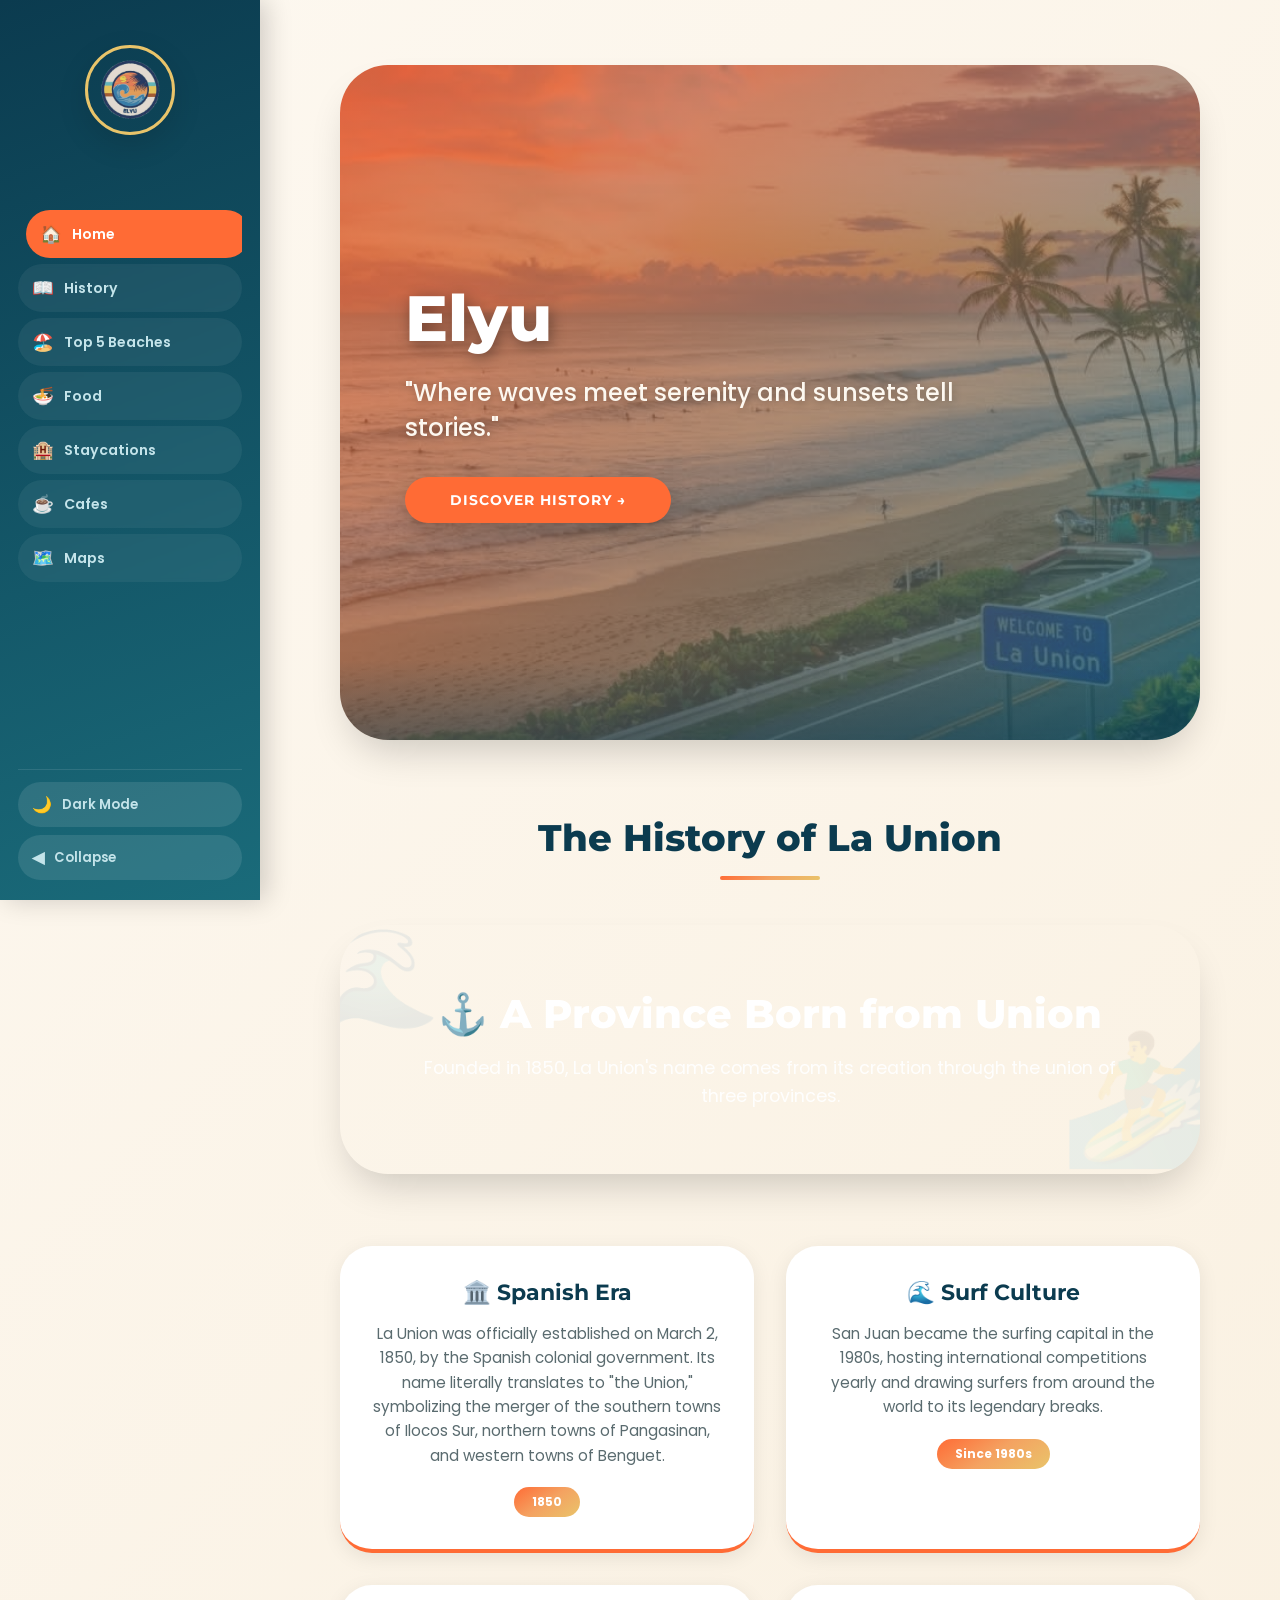
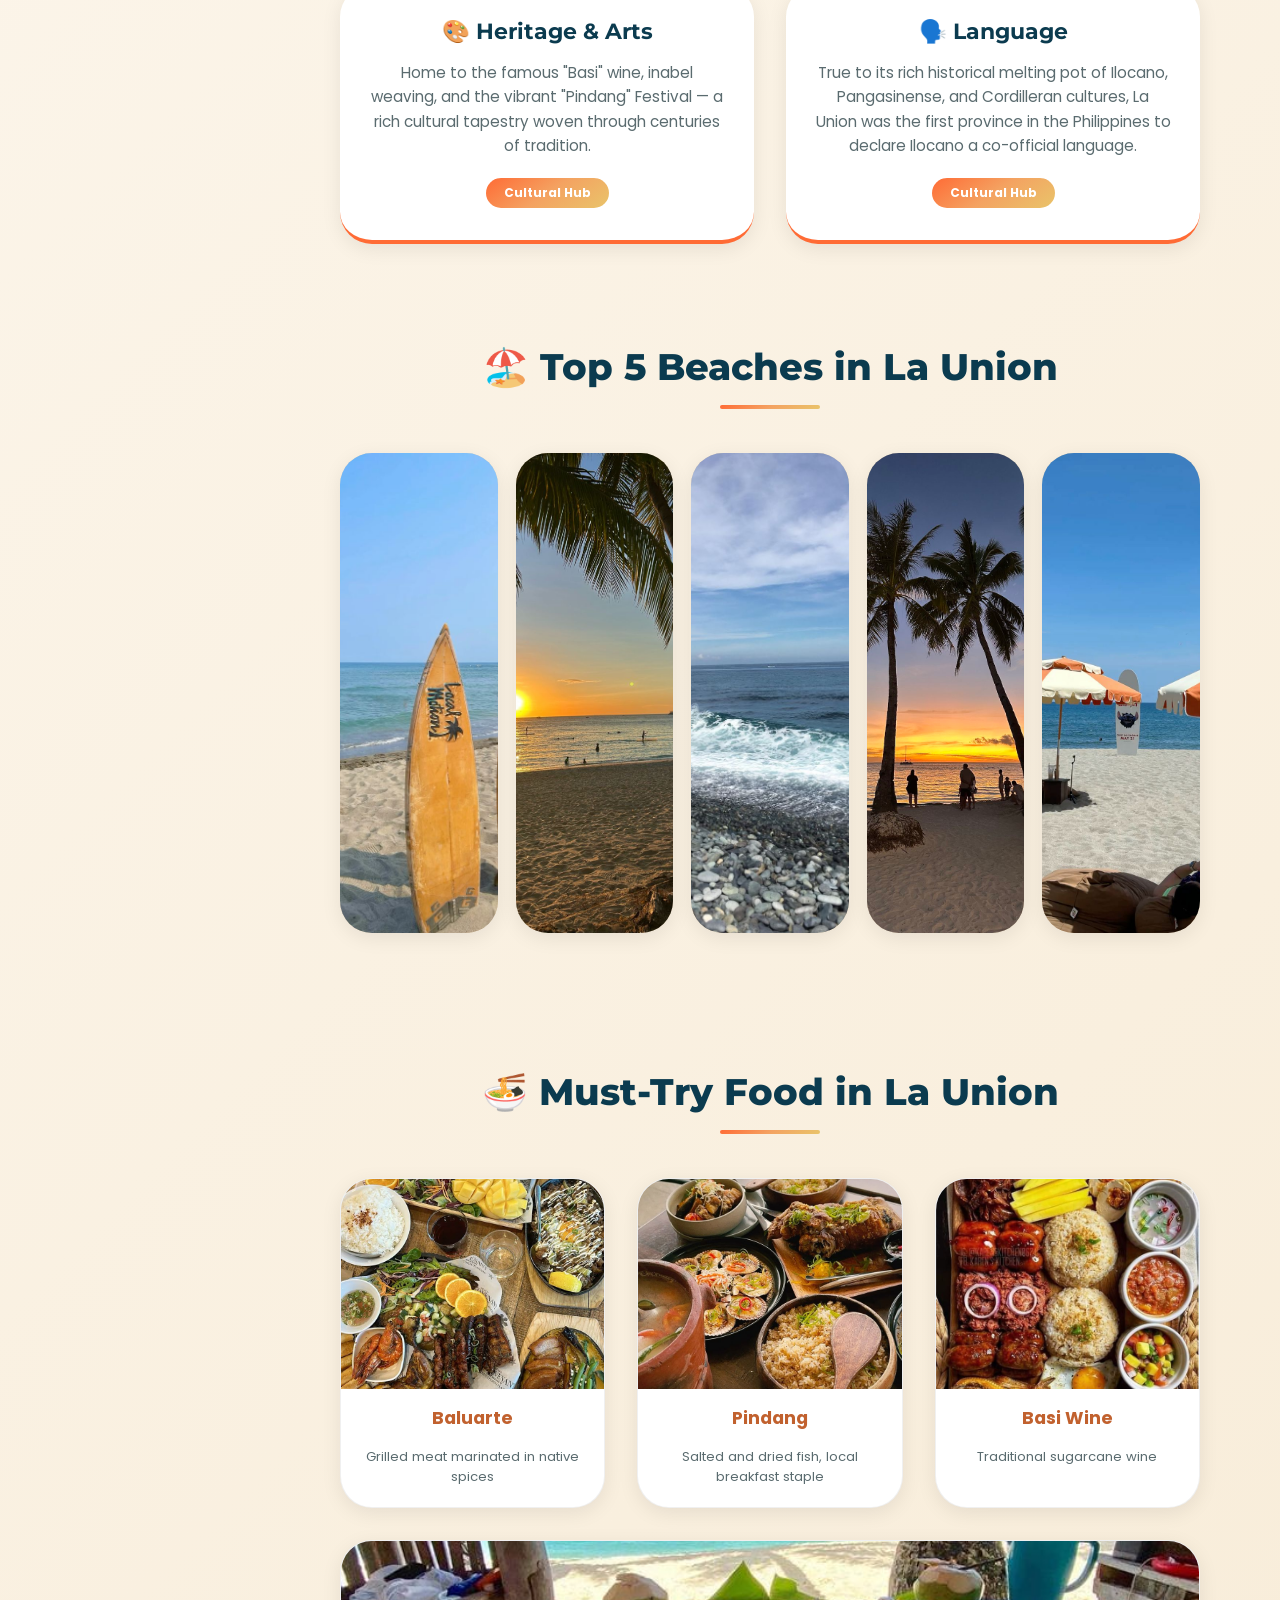
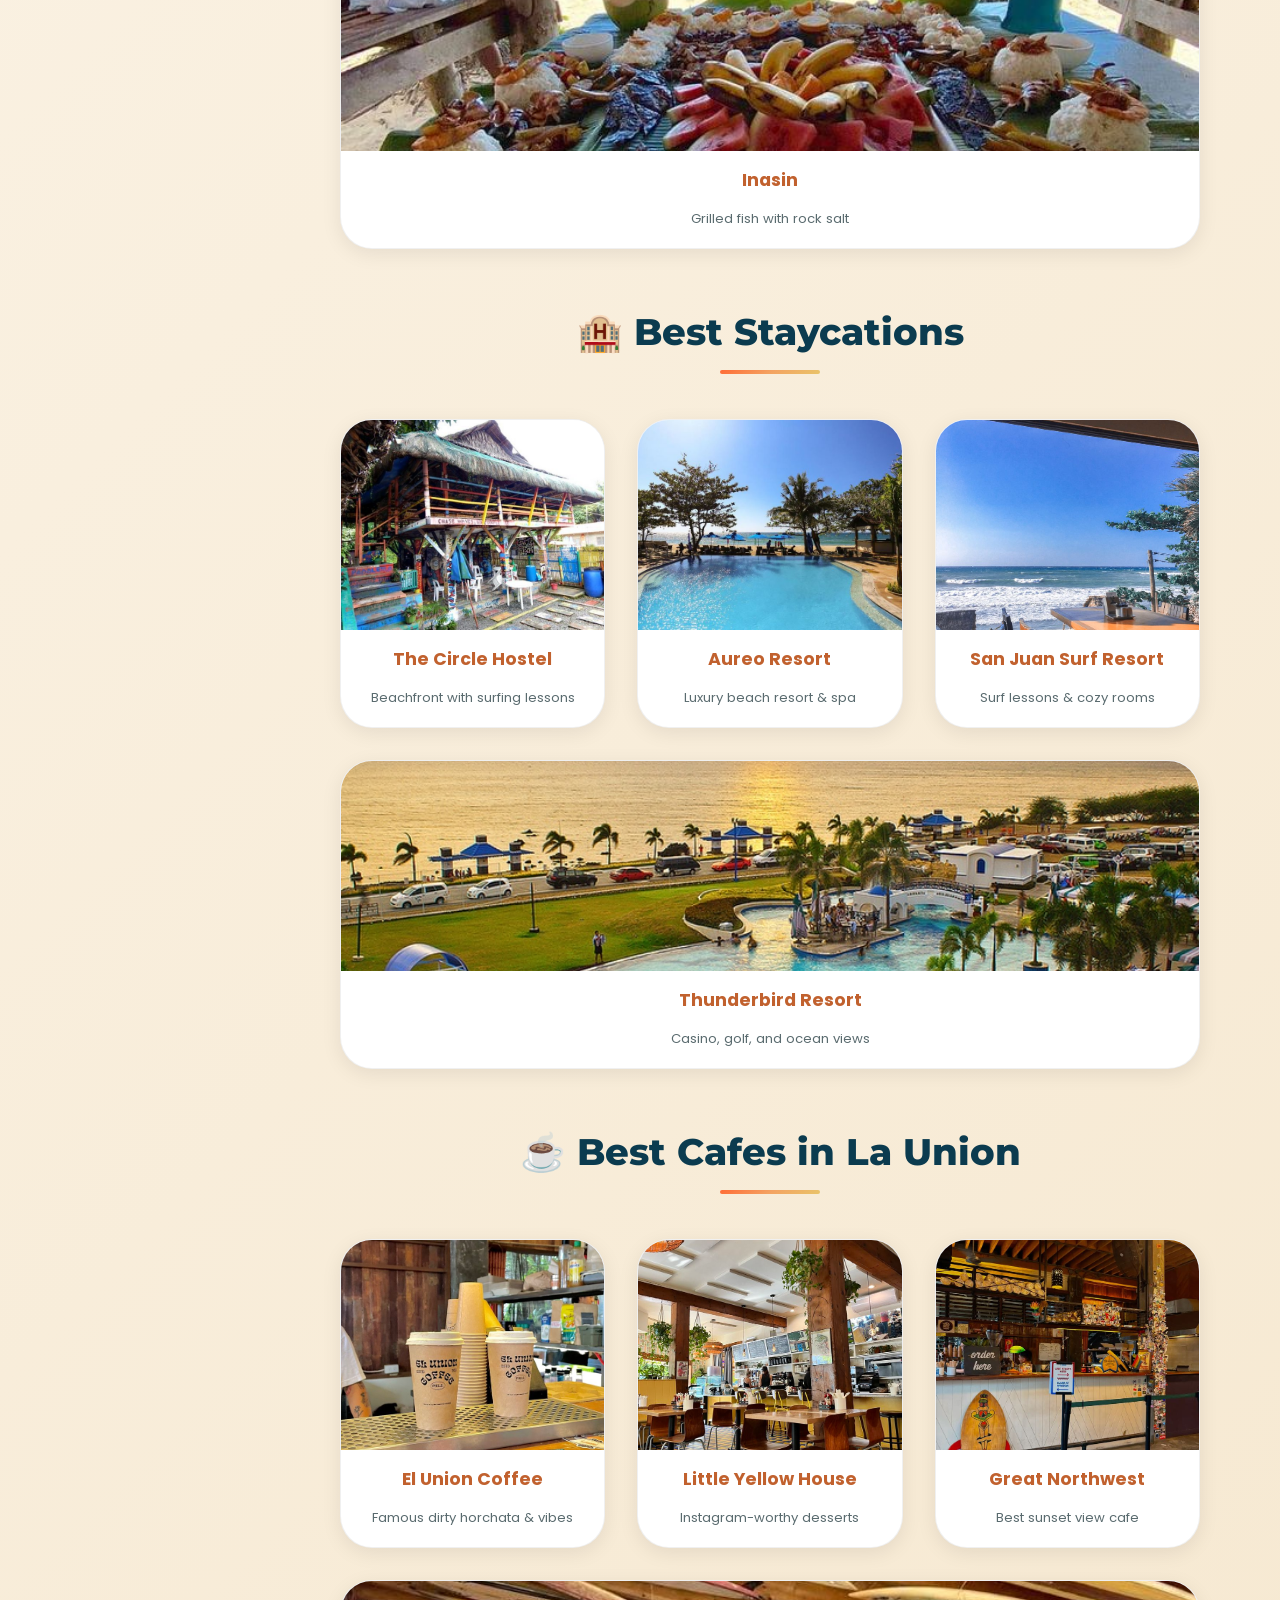
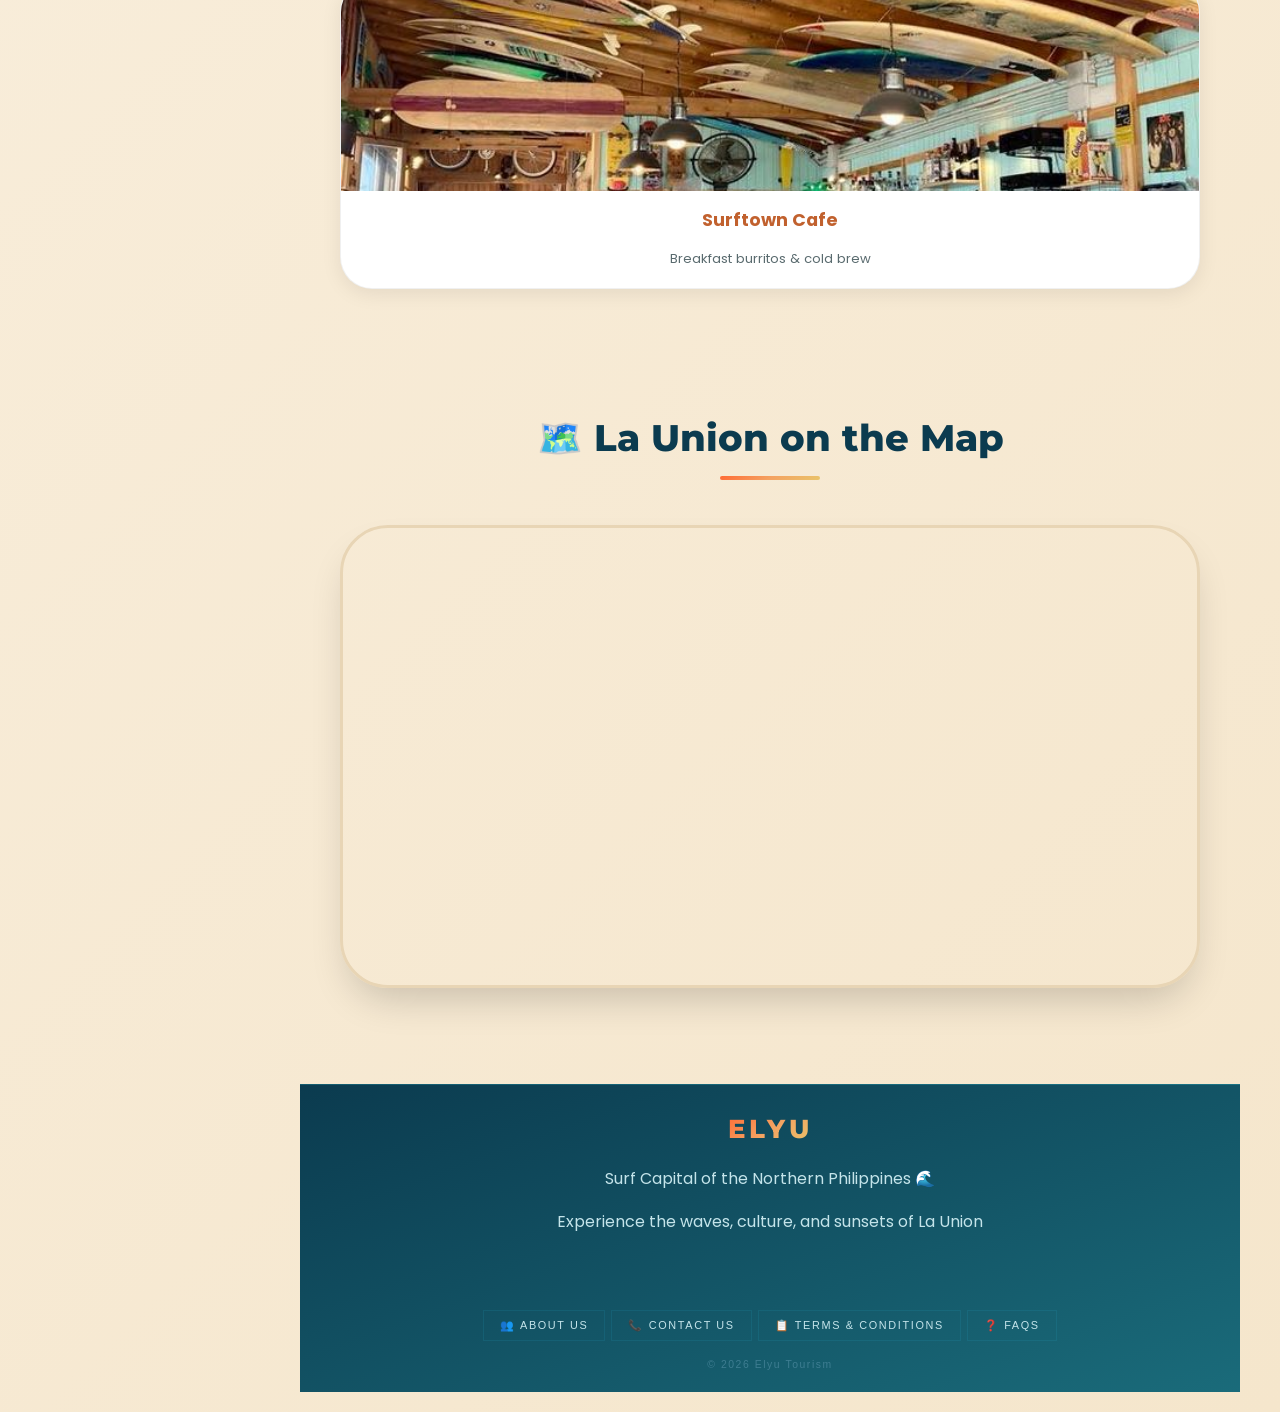
<file: index.html>
<!DOCTYPE html>
<html lang="en">
<head>
    <meta charset="UTF-8">
    <meta name="viewport" content="width=device-width, initial-scale=1.0">
    <title>La Union | Surf Capital of the Northern Philippines</title>
    <link rel="preconnect" href="https://fonts.googleapis.com">
    <link rel="preconnect" href="https://fonts.gstatic.com" crossorigin>
    <link href="https://fonts.googleapis.com/css2?family=Montserrat:wght@400;600;700;800&family=Poppins:wght@400;500;600&display=swap" rel="stylesheet">
    <link rel="stylesheet" href="index.css">
</head>
    <style>/* ============================================================
   ELYU - La Union Tourism Website
   Enhanced CSS v2: Responsive Sidebar, Hamburger, Carousel,
   Footer, Restaurant Cards, Schedule Button
   WITH CLEAN DARK MODE - BRIGHT ELYU TEXT
   ============================================================ */

/* ----- RESET ----- */
*, *::before, *::after {
    margin: 0;
    padding: 0;
    box-sizing: border-box;
}

/* ============================================================
   CSS VARIABLES — LIGHT MODE (DEFAULT)
   ============================================================ */
:root {
    --primary-font: 'Montserrat', sans-serif;
    --body-font: 'Poppins', sans-serif;

    /* 🌅 SUNSET VIBES COLOR PALETTE */
    --sunset-orange: #FF6B35;
    --sunset-coral: #F4A261;
    --sunset-gold: #E9C46A;
    --sunset-pink: #E76F51;
    --sunset-glow: #FFB347;

    /* Ocean Waters */
    --ocean-deep: #0B3B4F;
    --ocean-wave: #1A6B7A;
    --ocean-shallow: #4AA3B0;
    --ocean-foam: #8DC9D4;
    --ocean-mist: #C4E4EA;

    /* Sand & Beach */
    --sand-light: #FDF8F0;
    --sand-warm: #F5E6CC;
    --sand-deep: #E8D5B5;

    /* Terracotta */
    --terracotta: #C1612E;
    --terracotta-dark: #9B451D;

    /* Text */
    --text-dark: #1E2A2E;
    --text-light: #5A6B6F;
    --text-white: #FFFFFF;

    /* Surfaces */
    --bg-body: linear-gradient(135deg, #FDF8F0 0%, #F5E6CC 100%);
    --bg-card: #ffffff;
    --bg-card-hover: #ffffff;
    --border-card: rgba(0,0,0,0.06);
    --text-card-title: #C1612E;
    --text-card-desc: #5A6B6F;
    --section-title-color: #0B3B4F;
    --contact-bg: #ffffff;
    --contact-text: #1E2A2E;

    /* Gradients */
    --sidebar-gradient: linear-gradient(160deg, #0B3B4F 0%, #1A6B7A 100%);
    --hero-gradient: linear-gradient(135deg, rgba(255,107,53,0.75), rgba(26,107,122,0.65));
    --sunset-gradient: linear-gradient(145deg, #FF6B35, #F4A261, #E9C46A);
    --ocean-gradient: linear-gradient(145deg, #0B3B4F, #1A6B7A, #4AA3B0);

    /* Layout */
    --sidebar-width: 260px;
    --sidebar-collapsed: 70px;
    --transition: all 0.35s cubic-bezier(0.2, 0.9, 0.4, 1.1);
    --transition-fast: all 0.2s ease;
    --shadow-sm: 0 5px 20px rgba(0,0,0,0.08);
    --shadow-md: 0 10px 30px rgba(0,0,0,0.12);
    --shadow-lg: 0 20px 40px -12px rgba(0,0,0,0.2);
    --border-radius-lg: 48px;
    --border-radius-md: 32px;
    --border-radius-sm: 24px;
}

/* ============================================================
   DARK MODE VARIABLES
   ============================================================ */
body.dark-mode {
    --sand-light: #0d1b2a;
    --sand-warm: #0a1520;
    --sand-deep: #112233;
    --bg-body: linear-gradient(135deg, #0d1b2a 0%, #0a1520 100%);
    --bg-card: #112233;
    --bg-card-hover: #1a2e44;
    --border-card: rgba(255,255,255,0.07);
    --text-dark: #e8f4f8;
    --text-light: #8aabb8;
    --text-card-title: #FFB347;
    --text-card-desc: #8aabb8;
    --section-title-color: #C4E4EA;
    --sidebar-gradient: linear-gradient(160deg, #06202e 0%, #0d3040 100%);
    --contact-bg: #112233;
    --contact-text: #e8f4f8;
    --ocean-deep: #C4E4EA;
}

/* ============================================================
   BODY
   ============================================================ */
html { scroll-behavior: smooth; }

body {
    font-family: var(--body-font);
    background: var(--bg-body);
    color: var(--text-dark);
    min-height: 100vh;
    transition: background 0.4s ease, color 0.4s ease;
}

/* ============================================================
   HAMBURGER BUTTON (mobile only)
   ============================================================ */
.hamburger-btn {
    display: none;
    position: fixed;
    top: 14px;
    left: 14px;
    z-index: 1100;
    background: var(--sunset-orange);
    border: none;
    width: 46px;
    height: 46px;
    border-radius: 12px;
    cursor: pointer;
    flex-direction: column;
    align-items: center;
    justify-content: center;
    gap: 5px;
    padding: 10px;
    box-shadow: var(--shadow-md);
    transition: background 0.2s ease, transform 0.2s ease;
}

.hamburger-btn span {
    display: block;
    width: 22px;
    height: 2.5px;
    background: white;
    border-radius: 4px;
    transition: transform 0.3s ease, opacity 0.3s ease;
}

.hamburger-btn.open span:nth-child(1) { transform: translateY(7.5px) rotate(45deg); }
.hamburger-btn.open span:nth-child(2) { opacity: 0; }
.hamburger-btn.open span:nth-child(3) { transform: translateY(-7.5px) rotate(-45deg); }

.hamburger-btn:hover { background: var(--terracotta-dark); transform: scale(1.05); }

/* ============================================================
   SIDEBAR OVERLAY (mobile backdrop)
   ============================================================ */
.sidebar-overlay {
    display: none;
    position: fixed;
    inset: 0;
    background: rgba(0,0,0,0.55);
    backdrop-filter: blur(4px);
    z-index: 990;
    opacity: 0;
    transition: opacity 0.3s ease;
}

.sidebar-overlay.active {
    opacity: 1;
    pointer-events: all;
}

/* ============================================================
   SIDEBAR
   ============================================================ */
.sidebar {
    width: var(--sidebar-width);
    height: 100vh;
    background: var(--sidebar-gradient);
    position: fixed;
    top: 0;
    left: 0;
    padding: 45px 18px 20px;
    display: flex;
    flex-direction: column;
    z-index: 1000;
    transition: width 0.38s cubic-bezier(0.4, 0, 0.2, 1),
                padding 0.38s ease,
                transform 0.38s cubic-bezier(0.4, 0, 0.2, 1);
    box-shadow: 6px 0 25px rgba(0,0,0,0.18);
    overflow: hidden;
}

.sidebar.collapsed {
    width: var(--sidebar-collapsed);
    padding: 45px 10px 20px;
}

/* Logo area */
.logo-container {
    display: flex;
    flex-direction: column;
    align-items: center;
    margin-bottom: 35px;
    transition: var(--transition);
    min-height: 130px;
}

.sidebar.collapsed .logo-container {
    min-height: 60px;
    margin-bottom: 15px;
}

.real-img {
    width: 90px;
    height: 90px;
    object-fit: cover;
    border-radius: 50%;
    border: 3px solid var(--sunset-gold);
    box-shadow: var(--shadow-md);
    transition: transform 0.3s ease, width 0.38s ease, height 0.38s ease;
    flex-shrink: 0;
}

.real-img:hover { transform: scale(1.05); }

.sidebar.collapsed .real-img { width: 42px; height: 42px; }

.logo-text {
    margin-top: 10px;
    font-size: 1.4rem;
    letter-spacing: 4px;
    font-family: var(--primary-font);
    font-weight: 800;
    background: var(--sunset-gradient);
    -webkit-background-clip: text;
    background-clip: text;
    color: transparent;
    white-space: nowrap;
    transition: opacity 0.25s ease, max-height 0.38s ease;
    overflow: hidden;
    max-height: 40px;
}

.sidebar.collapsed .logo-text {
    opacity: 0;
    max-height: 0;
    margin-top: 0;
}

/* Nav links */
.sidebar nav {
    display: flex;
    flex-direction: column;
    gap: 6px;
    flex: 1;
    overflow-y: auto;
    overflow-x: hidden;
    scrollbar-width: none;
}
.sidebar nav::-webkit-scrollbar { display: none; }

.sidebar nav a {
    color: var(--ocean-mist);
    text-decoration: none;
    font-weight: 600;
    padding: 11px 14px;
    border-radius: 50px;
    transition: var(--transition);
    background: rgba(255,255,255,0.06);
    backdrop-filter: blur(2px);
    font-size: 0.88rem;
    display: flex;
    align-items: center;
    gap: 10px;
    white-space: nowrap;
    overflow: hidden;
}

.sidebar nav a .nav-icon {
    font-size: 1.1rem;
    flex-shrink: 0;
    width: 22px;
    text-align: center;
}

.nav-label { transition: opacity 0.25s ease; }
.sidebar.collapsed .nav-label { opacity: 0; }

.sidebar nav a:hover {
    background: var(--sunset-orange);
    color: white;
    transform: translateX(5px);
    box-shadow: var(--shadow-sm);
}

.sidebar.collapsed nav a:hover { transform: translateX(0) scale(1.1); }

/* Sidebar bottom controls */
.sidebar-controls {
    display: flex;
    flex-direction: column;
    gap: 8px;
    margin-top: 12px;
    padding-top: 12px;
    border-top: 1px solid rgba(255,255,255,0.1);
}

.sidebar-toggle-btn {
    background: rgba(255,255,255,0.1);
    border: none;
    color: var(--ocean-mist);
    padding: 10px 14px;
    border-radius: 50px;
    cursor: pointer;
    font-size: 1rem;
    transition: var(--transition);
    display: flex;
    align-items: center;
    gap: 10px;
    font-family: var(--body-font);
    font-weight: 600;
    white-space: nowrap;
    overflow: hidden;
}

.sidebar-toggle-btn:hover { background: var(--sunset-orange); color: white; }
.sidebar-toggle-btn .btn-label { transition: opacity 0.25s ease; font-size: 0.82rem; }
.sidebar.collapsed .sidebar-toggle-btn .btn-label { opacity: 0; }

/* Dark Mode Toggle Button */
.dark-toggle-btn {
    background: rgba(255,255,255,0.1);
    border: none;
    color: var(--ocean-mist);
    padding: 10px 14px;
    border-radius: 50px;
    cursor: pointer;
    font-size: 1rem;
    transition: var(--transition);
    display: flex;
    align-items: center;
    gap: 10px;
    font-family: var(--body-font);
    font-weight: 600;
    white-space: nowrap;
    overflow: hidden;
}

.dark-toggle-btn:hover { background: var(--sunset-gold); color: var(--ocean-deep); }
.dark-toggle-btn .btn-label { font-size: 0.82rem; transition: opacity 0.25s ease; }
.sidebar.collapsed .dark-toggle-btn .btn-label { opacity: 0; }

/* ============================================================
   MAIN CONTENT
   ============================================================ */
main {
    margin-left: var(--sidebar-width);
    width: calc(100% - var(--sidebar-width));
    padding: 20px 40px;
    transition: margin-left 0.38s cubic-bezier(0.4,0,0.2,1),
                width 0.38s cubic-bezier(0.4,0,0.2,1);
}

main.shifted {
    margin-left: var(--sidebar-collapsed);
    width: calc(100% - var(--sidebar-collapsed));
}

section {
    min-height: 85vh;
    padding: 30px 40px;
    display: flex;
    flex-direction: column;
    justify-content: center;
    scroll-margin-top: 20px;
}

/* ============================================================
   HERO SECTION
   ============================================================ */
.hero {
    background: var(--hero-gradient), url('LAUNION.jpg');
    background-size: cover;
    background-position: center 30%;
    background-repeat: no-repeat;
    border-radius: var(--border-radius-lg);
    padding: 90px 65px;
    min-height: 75vh;
    display: flex;
    flex-direction: column;
    justify-content: center;
    box-shadow: var(--shadow-lg);
    position: relative;
    overflow: hidden;
}

.hero::before {
    content: '';
    position: absolute;
    bottom: 0; left: 0; right: 0;
    height: 80px;
    background: linear-gradient(to top, rgba(11,59,79,0.4), transparent);
    pointer-events: none;
}

.hero h1 {
    font-size: clamp(2.5rem, 5vw, 5.5rem);
    font-weight: 800;
    font-family: var(--primary-font);
    color: white;
    text-shadow: 2px 4px 15px rgba(0,0,0,0.4);
    line-height: 1.15;
    margin-bottom: 1.2rem;
    max-width: 750px;
    position: relative;
    z-index: 3;
    animation: fadeSlideUp 0.9s ease both;
}

.hero p {
    font-size: clamp(1rem, 2vw, 1.5rem);
    color: var(--sand-light);
    font-weight: 500;
    max-width: 550px;
    text-shadow: 1px 2px 8px rgba(0,0,0,0.3);
    margin-bottom: 2rem;
    position: relative;
    z-index: 3;
    animation: fadeSlideUp 0.9s 0.15s ease both;
}

@keyframes fadeSlideUp {
    from { opacity: 0; transform: translateY(30px); }
    to   { opacity: 1; transform: translateY(0); }
}

/* ============================================================
   BUTTONS
   ============================================================ */
.explore-btn {
    font-size: 0.9rem;
    background: var(--sunset-orange);
    color: white;
    padding: 14px 45px;
    border-radius: 50px;
    text-decoration: none;
    font-weight: 700;
    text-transform: uppercase;
    font-family: var(--primary-font);
    width: fit-content;
    transition: var(--transition);
    box-shadow: 0 8px 25px rgba(0,0,0,0.2);
    border: none;
    cursor: pointer;
    letter-spacing: 1px;
    position: relative;
    z-index: 3;
    animation: fadeSlideUp 0.9s 0.3s ease both;
}

.explore-btn:hover {
    background: var(--terracotta-dark);
    transform: translateY(-3px);
    box-shadow: 0 15px 30px rgba(0,0,0,0.25);
}

.btn-small {
    background: var(--sunset-orange);
    border: none;
    padding: 12px 32px;
    border-radius: 50px;
    font-weight: 600;
    color: white;
    margin-top: 1rem;
    cursor: pointer;
    transition: var(--transition);
    font-family: var(--primary-font);
    font-size: 0.88rem;
}

.btn-small:hover { background: var(--terracotta-dark); transform: translateY(-2px); }

.btn-ocean {
    background: var(--ocean-gradient);
    border: none;
    padding: 12px 32px;
    border-radius: 50px;
    font-weight: 600;
    color: white;
    margin-top: 0.6rem;
    cursor: pointer;
    transition: var(--transition);
    font-family: var(--primary-font);
    font-size: 0.88rem;
    text-decoration: none;
    display: inline-flex;
    align-items: center;
    gap: 6px;
}

.btn-ocean:hover { opacity: 0.88; transform: translateY(-2px); box-shadow: var(--shadow-md); }

/* ============================================================
   SECTION TITLES
   ============================================================ */
.section-title {
    font-size: 2.3rem;
    font-family: var(--primary-font);
    text-align: center;
    margin-bottom: 2.8rem;
    color: var(--section-title-color);
    font-weight: 800;
    position: relative;
    transition: color 0.4s ease;
}

.section-title::after {
    content: '';
    display: block;
    width: 100px;
    height: 4px;
    background: var(--sunset-gradient);
    margin: 1rem auto 0;
    border-radius: 4px;
}

/* ============================================================
   HISTORY / STORY SECTION
   ============================================================ */
.story-hero {
    background: linear-gradient(135deg, rgba(11,59,79,0.92), rgba(255,107,53,0.85)),
        url('https://images.unsplash.com/photo-1589330273594-fade1ee91647?q=80&w=2070&auto=format');
    background-size: cover;
    background-position: center;
    background-attachment: fixed;
    border-radius: var(--border-radius-lg);
    padding: 4rem 3rem;
    text-align: center;
    margin-bottom: 3.5rem;
    color: white;
    box-shadow: var(--shadow-lg);
    position: relative;
    overflow: hidden;
}

body.dark-mode .story-hero 
    /* Dark mode hero background - night time effect only */
body.dark-mode .hero {
    background: linear-gradient(135deg, 
                rgba(10, 10, 30, 0.85), 
                rgba(30, 20, 50, 0.8),
                rgba(0, 0, 0, 0.7)),
                url('LAUNION.jpg');
    background-size: cover;
    background-position: center 30%;
    background-repeat: no-repeat;
}

.story-hero::before { content: '🏄‍♂️'; position: absolute; font-size: 8rem; opacity: 0.08; bottom: -20px; right: -20px; pointer-events: none; }
.story-hero::after  { content: '🌊'; position: absolute; font-size: 6rem; opacity: 0.08; top: -20px; left: -20px; pointer-events: none; }

.story-hero h2 { font-size: 2.5rem; font-weight: 800; font-family: var(--primary-font); margin-bottom: 1rem; }
.story-hero p  { font-size: 1.1rem; max-width: 700px; margin: 0 auto; opacity: 0.95; line-height: 1.6; }

.story-grid {
    display: grid;
    grid-template-columns: repeat(auto-fit, minmax(300px, 1fr));
    gap: 2rem;
    margin-top: 1rem;
}

.story-card {
    background: var(--bg-card);
    border-radius: var(--border-radius-md);
    padding: 2rem 1.8rem;
    transition: var(--transition);
    box-shadow: var(--shadow-sm);
    border-bottom: 4px solid var(--sunset-orange);
    position: relative;
    overflow: hidden;
    text-align: center;
}

.story-card::before {
    content: '';
    position: absolute;
    top: 0; left: 0; right: 0;
    height: 4px;
    background: var(--sunset-gradient);
    opacity: 0;
    transition: var(--transition);
}

.story-card:hover::before { opacity: 1; }
.story-card:hover { transform: translateY(-10px); box-shadow: var(--shadow-lg); }

.story-card h3 { color: var(--section-title-color); margin-bottom: 1rem; font-size: 1.4rem; font-weight: 700; font-family: var(--primary-font); }
.story-card p  { color: var(--text-card-desc); line-height: 1.6; margin-bottom: 1.2rem; font-size: 0.95rem; }

.info-badge {
    display: inline-flex;
    align-items: center;
    background: var(--sunset-gradient);
    padding: 6px 18px;
    border-radius: 50px;
    font-size: 0.75rem;
    font-weight: 700;
    color: white;
    transition: var(--transition);
}

.story-card:hover .info-badge { transform: scale(1.05); box-shadow: 0 4px 12px rgba(255,107,53,0.3); }

/* ============================================================
   BEACHES SLIDER
   ============================================================ */
.slides {
    display: flex;
    width: 100%;
    height: 480px;
    gap: 18px;
    list-style: none;
    margin-bottom: 35px;
}

.slides li {
    flex: 1;
    position: relative;
    overflow: hidden;
    border-radius: var(--border-radius-md);
    transition: flex 0.6s cubic-bezier(0.25,1,0.5,1);
    cursor: pointer;
    background: var(--sand-deep);
    display: flex;
    align-items: center;
    justify-content: center;
    box-shadow: var(--shadow-sm);
}

.slides li:hover { flex: 4.5; }

.slides img { width: 100%; height: 100%; object-fit: cover; pointer-events: none; }

.content {
    position: absolute;
    bottom: 0; left: 0; right: 0;
    padding: 30px 25px;
    background: linear-gradient(transparent, rgba(11,59,79,0.9));
    color: white;
    opacity: 0;
    transition: opacity 0.4s ease;
}

.slides li:hover .content { opacity: 1; }
.content h3 { font-size: 1.4rem; font-family: var(--primary-font); margin-bottom: 5px; }
.content p  { font-size: 0.85rem; opacity: 0.9; }

.info-trigger {
    position: absolute;
    top: 12px;
    right: 12px;
    background: var(--sunset-orange);
    color: white;
    border: none;
    width: 36px;
    height: 36px;
    border-radius: 50%;
    font-size: 1rem;
    cursor: pointer;
    opacity: 0;
    transition: opacity 0.3s ease, transform 0.3s ease;
    display: flex;
    align-items: center;
    justify-content: center;
    z-index: 5;
    box-shadow: var(--shadow-sm);
}

.slides li:hover .info-trigger { opacity: 1; }
.info-trigger:hover { transform: scale(1.15); }

/* ============================================================
   GALLERY CARDS (Food / Staycations / Cafes)
   ============================================================ */
.gallery-list {
    display: flex;
    flex-wrap: wrap;
    gap: 2rem;
    list-style: none;
    justify-content: center;
}

.gallery-card {
    flex: 1 1 230px;
    background: var(--bg-card);
    border-radius: var(--border-radius-md);
    overflow: hidden;
    transition: var(--transition);
    cursor: pointer;
    box-shadow: var(--shadow-sm);
    display: flex;
    flex-direction: column;
    min-width: 190px;
    border: 1px solid var(--border-card);
}

.gallery-card:hover { transform: translateY(-10px); box-shadow: var(--shadow-lg); }

.img-holder {
    height: 210px;
    background-size: cover;
    background-position: center;
    transition: transform 0.5s ease;
    position: relative;
}

.gallery-card:hover .img-holder { transform: scale(1.07); }

.gallery-card h3 {
    background: var(--bg-card);
    margin: 0;
    padding: 1rem;
    font-size: 1.1rem;
    font-weight: 700;
    text-align: center;
    color: var(--text-card-title);
    transition: var(--transition);
}

.gallery-card:hover h3 { background: var(--sunset-orange); color: white; }

.gallery-card .desc {
    padding: 0 1rem 1.2rem;
    font-size: 0.82rem;
    color: var(--text-card-desc);
    text-align: center;
}

/* ============================================================
   MAP SECTION
   ============================================================ */
.map-container {
    border-radius: var(--border-radius-lg);
    overflow: hidden;
    box-shadow: var(--shadow-lg);
    border: 3px solid var(--sand-deep);
    width: 100%;
}

body.dark-mode .map-container { border-color: rgba(255,255,255,0.1); }

/* ============================================================
   MODAL — Base
   ============================================================ */
.modal-overlay {
    position: fixed;
    inset: 0;
    background: rgba(0,0,0,0.72);
    backdrop-filter: blur(10px);
    z-index: 9000;
    display: flex;
    align-items: center;
    justify-content: center;
    padding: 20px;
    opacity: 0;
    pointer-events: none;
    transition: opacity 0.3s ease;
}

.modal-overlay.active {
    opacity: 1;
    pointer-events: all;
}

.modal-panel {
    background: var(--bg-card);
    border-radius: 28px;
    max-width: 700px;
    width: 100%;
    overflow: hidden;
    box-shadow: 0 30px 80px rgba(0,0,0,0.5);
    transform: scale(0.88) translateY(30px);
    transition: transform 0.38s cubic-bezier(0.2,0.9,0.4,1.1);
    max-height: 90vh;
    overflow-y: auto;
    scrollbar-width: none;
    position: relative;
}

.modal-panel::-webkit-scrollbar { display: none; }

.modal-overlay.active .modal-panel { transform: scale(1) translateY(0); }

/* ============================================================
   MODAL — Image Carousel
   ============================================================ */
.modal-carousel {
    position: relative;
    width: 100%;
    height: 280px;
    overflow: hidden;
    display: none;
}

.modal-carousel.active { display: block; }

.carousel-track {
    display: flex;
    height: 100%;
    transition: transform 0.45s cubic-bezier(0.4,0,0.2,1);
}

.carousel-slide {
    flex: 0 0 100%;
    height: 100%;
    background-size: cover;
    background-position: center;
}

.carousel-arrow {
    position: absolute;
    top: 50%;
    transform: translateY(-50%);
    background: rgba(0,0,0,0.5);
    border: none;
    color: white;
    width: 40px;
    height: 40px;
    border-radius: 50%;
    font-size: 1rem;
    cursor: pointer;
    display: flex;
    align-items: center;
    justify-content: center;
    transition: background 0.2s ease, transform 0.2s ease;
    z-index: 10;
    backdrop-filter: blur(4px);
}

.carousel-prev { left: 12px; }
.carousel-next { right: 12px; }

.carousel-arrow:hover {
    background: var(--sunset-orange);
    transform: translateY(-50%) scale(1.1);
}

.carousel-indicators {
    position: absolute;
    bottom: 12px;
    left: 50%;
    transform: translateX(-50%);
    display: flex;
    gap: 6px;
    z-index: 10;
}

.carousel-dot-sm {
    width: 8px;
    height: 8px;
    border-radius: 50%;
    background: rgba(255,255,255,0.5);
    cursor: pointer;
    transition: all 0.2s ease;
    border: none;
}

.carousel-dot-sm.active {
    background: white;
    width: 20px;
    border-radius: 50px;
}

/* ============================================================
   MODAL — Banner (non-carousel)
   ============================================================ */
.modal-banner {
    width: 100%;
    height: 260px;
    display: none;
    background-size: cover;
    background-position: center;
}

.modal-banner.active { display: block; }

/* ============================================================
   MODAL — Body
   ============================================================ */
.modal-body { padding: 2rem 2.2rem 2.5rem; }

.modal-category {
    font-size: 0.72rem;
    font-weight: 700;
    letter-spacing: 3px;
    text-transform: uppercase;
    color: var(--sunset-orange);
    margin-bottom: 0.5rem;
}

.modal-title {
    font-family: var(--primary-font);
    font-size: 1.9rem;
    font-weight: 800;
    color: var(--section-title-color);
    margin-bottom: 0.8rem;
    line-height: 1.2;
}

.modal-location {
    display: inline-flex;
    align-items: center;
    gap: 6px;
    font-size: 0.82rem;
    color: var(--text-light);
    background: var(--sand-warm);
    padding: 5px 14px;
    border-radius: 50px;
    margin-bottom: 1.2rem;
}

body.dark-mode .modal-location { background: rgba(255,255,255,0.1); }

.modal-desc {
    font-size: 0.95rem;
    color: var(--text-card-desc);
    line-height: 1.7;
    margin-bottom: 1.4rem;
}

.modal-facts {
    display: flex;
    flex-wrap: wrap;
    gap: 0.6rem;
    margin-bottom: 1.5rem;
}

.fact-tag {
    background: var(--ocean-gradient);
    color: white;
    padding: 5px 14px;
    border-radius: 50px;
    font-size: 0.76rem;
    font-weight: 600;
}

.modal-rating {
    display: flex;
    align-items: center;
    gap: 8px;
    font-size: 0.88rem;
    color: var(--text-light);
    margin-bottom: 1.6rem;
}

.stars { color: var(--sunset-gold); font-size: 1.1rem; }

/* Modal action buttons row */
.modal-actions {
    display: flex;
    flex-wrap: wrap;
    gap: 10px;
    margin-top: 0.5rem;
}

/* ============================================================
   RESTAURANT CARDS (Food modal)
   ============================================================ */
.modal-restaurants {
    margin-bottom: 1.4rem;
}

.restaurants-label {
    font-family: var(--primary-font);
    font-weight: 700;
    font-size: 0.85rem;
    text-transform: uppercase;
    letter-spacing: 2px;
    color: var(--sunset-orange);
    margin-bottom: 0.8rem;
}

.restaurant-cards {
    display: flex;
    flex-direction: column;
    gap: 10px;
}

.restaurant-card {
    background: var(--sand-warm);
    border-radius: 16px;
    padding: 0.9rem 1.1rem;
    display: flex;
    flex-direction: column;
    gap: 3px;
    border-left: 4px solid var(--sunset-orange);
    transition: var(--transition-fast);
}

body.dark-mode .restaurant-card { background: rgba(255,255,255,0.06); }

.restaurant-card:hover { transform: translateX(4px); }

.restaurant-name {
    font-family: var(--primary-font);
    font-weight: 700;
    font-size: 0.9rem;
    color: var(--section-title-color);
}

.restaurant-desc {
    font-size: 0.8rem;
    color: var(--text-card-desc);
    line-height: 1.4;
}

.restaurant-addr {
    font-size: 0.75rem;
    color: var(--text-light);
    display: flex;
    align-items: center;
    gap: 4px;
}

/* ============================================================
   MODAL CLOSE BUTTON
   ============================================================ */
.modal-close-btn {
    position: absolute;
    top: 16px;
    right: 16px;
    background: rgba(0,0,0,0.55);
    border: none;
    color: white;
    width: 38px;
    height: 38px;
    border-radius: 50%;
    font-size: 1.1rem;
    cursor: pointer;
    transition: var(--transition-fast);
    display: flex;
    align-items: center;
    justify-content: center;
    z-index: 5;
}

.modal-close-btn:hover { background: var(--sunset-orange); transform: scale(1.1); }

/* ============================================================
   ABOUT US CAROUSEL
   ============================================================ */
#about {
    min-height: auto;
    padding: 60px 40px;
}

.team-carousel-wrapper {
    position: relative;
    overflow: hidden;
}

.team-track {
    display: flex;
    gap: 24px;
    transition: transform 0.5s cubic-bezier(0.4, 0, 0.2, 1);
}

.team-card {
    flex: 0 0 220px;
    background: var(--bg-card);
    border-radius: var(--border-radius-md);
    padding: 2rem 1.5rem;
    text-align: center;
    box-shadow: var(--shadow-sm);
    transition: var(--transition);
    border: 1px solid var(--border-card);
    cursor: default;
}

.team-card:hover { transform: translateY(-10px); box-shadow: var(--shadow-lg); }

.team-avatar {
    width: 90px;
    height: 90px;
    border-radius: 50%;
    background: var(--ocean-gradient);
    margin: 0 auto 1rem;
    display: flex;
    align-items: center;
    justify-content: center;
    font-size: 2.4rem;
    box-shadow: var(--shadow-sm);
    transition: transform 0.3s ease;
}

.team-card:hover .team-avatar { transform: scale(1.08) rotate(5deg); }

.team-name { font-family: var(--primary-font); font-weight: 700; font-size: 1rem; color: var(--section-title-color); margin-bottom: 4px; }
.team-role { font-size: 0.72rem; font-weight: 700; letter-spacing: 2px; text-transform: uppercase; color: var(--sunset-orange); margin-bottom: 10px; }
.team-desc { font-size: 0.8rem; color: var(--text-card-desc); line-height: 1.55; }

.carousel-controls {
    display: flex;
    align-items: center;
    justify-content: center;
    gap: 14px;
    margin-top: 1.8rem;
}

.carousel-btn {
    background: var(--sunset-orange);
    border: none;
    color: white;
    width: 42px;
    height: 42px;
    border-radius: 50%;
    font-size: 1.1rem;
    cursor: pointer;
    transition: var(--transition);
    display: flex;
    align-items: center;
    justify-content: center;
}

.carousel-btn:hover { background: var(--terracotta-dark); transform: scale(1.1); }

.carousel-dots { display: flex; gap: 8px; }

.carousel-dot {
    width: 9px;
    height: 9px;
    border-radius: 50%;
    background: var(--sand-deep);
    cursor: pointer;
    transition: var(--transition);
}

body.dark-mode .carousel-dot { background: rgba(255,255,255,0.2); }

.carousel-dot.active {
    background: var(--sunset-orange);
    width: 24px;
    border-radius: 50px;
}

/* ============================================================
   CONTACT SECTION
   ============================================================ */
.contact-card {
    background: var(--contact-bg);
    border-radius: var(--border-radius-lg);
    padding: 2.8rem;
    text-align: center;
    max-width: 750px;
    margin: 0 auto;
    box-shadow: var(--shadow-md);
    transition: var(--transition);
    border: 1px solid var(--sunset-gold);
    color: var(--contact-text);
}

.contact-card:hover { transform: translateY(-6px); box-shadow: var(--shadow-lg); }
.contact-card h3 { font-family: var(--primary-font); font-size: 1.5rem; font-weight: 700; margin-bottom: 1rem; color: var(--section-title-color); }
.contact-card p { margin-bottom: 0.5rem; color: var(--contact-text); }

/* ============================================================
   FOOTER
   ============================================================ */
footer {
    background: var(--sidebar-gradient);
    color: var(--ocean-mist);
    border-top: 1px solid rgba(42, 196, 235, 0.08);
    padding: 28px 20px 22px;
    position: relative;
    z-index: 2;
}

.footer-inner {
    max-width: 1140px;
    margin: 0 auto;
    display: flex;
    flex-direction: column;
    align-items: center;
    gap: 18px;
}

.footer-logo {
    font-family: var(--primary-font);
    font-size: 1.6rem;
    font-weight: 800;
    letter-spacing: 4px;
    background: var(--sunset-gradient);
    -webkit-background-clip: text;
    background-clip: text;
    color: transparent;
    margin-bottom: 4px;
}

.footer-divider {
    width: 1px;
    height: 40px;
    background: linear-gradient(to bottom, var(--wave), transparent);
}

.footer-socials {
    display: flex;
    gap: 6px;
    flex-wrap: wrap;
    justify-content: center;
}

.footer-socials a {
    font-family: 'Josefin Sans', sans-serif;
    font-size: 0.68rem;
    letter-spacing: 0.15em;
    text-transform: uppercase;
    color: var(--ocean-mist);
    text-decoration: none;
    padding: 8px 16px;
    border: 1px solid rgba(42, 196, 235, 0.1);
    transition: all 0.2s;
}

.footer-socials a:hover {
    color: var(--shallow);
    border-color: rgba(42, 196, 235, 0.3);
    background: rgba(42, 196, 235, 0.05);
}

.footer-copy {
    font-family: 'Josefin Sans', sans-serif;
    font-size: 0.65rem;
    letter-spacing: 0.15em;
    color: rgba(122, 174, 200, 0.4);
    text-align: center;
}

.footer-socials a:hover { color: var(--sunset-gold); opacity: 1; }
/* ============================================================
   SCROLLBAR
   ============================================================ */
::-webkit-scrollbar { width: 6px; }
::-webkit-scrollbar-track { background: transparent; }
::-webkit-scrollbar-thumb { background: var(--sunset-coral); border-radius: 4px; }

/* ============================================================
   DARK MODE - CLEAN VERSION (No Moon, No Stars, No Extra Lines)
   WITH BRIGHT ELYU TEXT AND QUOTE
   ============================================================ */

/* Dark mode hero background - night time effect only */
body.dark-mode .hero {
    background: linear-gradient(135deg, 
                rgba(10, 10, 30, 0.85), 
                rgba(30, 20, 50, 0.8),
                rgba(0, 0, 0, 0.7)),
                url('https://images.unsplash.com/photo-1507525428034-b723cf961d3e?q=80&w=2073&auto=format');
    background-size: cover;
    background-position: center 30%;
    background-repeat: no-repeat;
}

/* Remove the default hero gradient line */
body.dark-mode .hero::before {
    display: none;
}

/* ============================================================
   BRIGHT ELYU TEXT AND QUOTE IN DARK MODE
   ============================================================ */

/* Make ELYU word in hero title SUPER BRIGHT */
body.dark-mode .hero h1 {
    color: #FFFFFF;
    text-shadow: 
        0 0 10px rgba(255, 107, 53, 0.8),
        0 0 20px rgba(255, 107, 53, 0.6),
        0 0 30px rgba(255, 107, 53, 0.4),
        2px 4px 15px rgba(0, 0, 0, 0.6);
}

/* Specific styling for ELYU text inside h1 */
body.dark-mode .hero h1 span.elyu,
body.dark-mode .hero h1 .elyu-text,
body.dark-mode .hero h1 .elyu-word {
    background: linear-gradient(135deg, #FFD166, #FF9F1C, #FF6B35);
    -webkit-background-clip: text;
    background-clip: text;
    color: transparent;
    text-shadow: none;
    font-weight: 800;
    letter-spacing: 2px;
    animation: elyuBrightPulse 1.5s ease-in-out infinite;
}

/* Bright pulse animation for ELYU */
@keyframes elyuBrightPulse {
    0%, 100% {
        text-shadow: 0 0 5px rgba(255, 107, 53, 0.3);
    }
    50% {
        text-shadow: 0 0 25px rgba(255, 107, 53, 0.8),
                     0 0 35px rgba(255, 179, 71, 0.5);
    }
}

/* Make the quote/paragraph text BRIGHT */
body.dark-mode .hero p {
    color: #FFE8C5;
    text-shadow: 
        0 0 8px rgba(255, 107, 53, 0.5),
        0 0 12px rgba(255, 179, 71, 0.3);
    font-weight: 500;
}

/* Dark mode button */
body.dark-mode .explore-btn {
    background: linear-gradient(135deg, #FF6B35, #FF9F1C);
    box-shadow: 0 8px 25px rgba(255, 107, 53, 0.4);
    color: white;
    font-weight: 700;
}

body.dark-mode .explore-btn:hover {
    background: linear-gradient(135deg, #FF9F1C, #FF6B35);
    box-shadow: 0 8px 30px rgba(255, 107, 53, 0.6);
    transform: translateY(-3px);
}

/* Dark mode images - keep dark but not too dark */
body.dark-mode img[src*="launion"],
body.dark-mode img[src*="LaUnion"],
body.dark-mode img[src*="launion.JPG"],
body.dark-mode img[src*="launion.jpg"] {
    filter: brightness(0.5) contrast(1.1) saturate(0.8);
    transition: filter 0.5s ease;
}

/* ============================================================
   SIDEBAR ELYU TEXT BRIGHT IN DARK MODE
   ============================================================ */

/* Make ELYU text in sidebar bright */
body.dark-mode .logo-text,
body.dark-mode .footer-logo,
body.dark-mode .brand-name,
body.dark-mode .site-title {
    background: linear-gradient(135deg, #FFD166, #FF9F1C, #FF6B35);
    -webkit-background-clip: text;
    background-clip: text;
    color: transparent;
    text-shadow: 0 0 20px rgba(255, 107, 53, 0.6);
    font-weight: 800;
    letter-spacing: 2px;
    animation: elyuBrightPulse 2s ease-in-out infinite;
}

body.dark-mode .sidebar .logo-text {
    background: linear-gradient(145deg, #FFE066, #FFB347, #FF6B35);
    -webkit-background-clip: text;
    background-clip: text;
    color: transparent;
    text-shadow: 0 0 15px rgba(255, 107, 53, 0.5);
}

/* Brighten any ELYU text anywhere */
body.dark-mode [class*="elyu"],
body.dark-mode [id*="elyu"],
body.dark-mode .elyu-highlight {
    color: #FFD166 !important;
    text-shadow: 0 0 10px rgba(255, 209, 102, 0.6);
}

/* ============================================================
   RESPONSIVE — TABLET (max-width: 900px)
   ============================================================ */
@media (max-width: 900px) {

    .hamburger-btn { display: flex; }
    .sidebar-overlay { display: block; }

    .sidebar {
        width: var(--sidebar-width) !important;
        height: 100vh !important;
        position: fixed !important;
        top: 0 !important;
        left: 0 !important;
        padding: 70px 18px 20px !important;
        flex-direction: column !important;
        transform: translateX(-100%) !important;
        overflow: hidden !important;
        overflow-y: auto;
    }

    .sidebar.mobile-open { transform: translateX(0) !important; }

    .logo-container {
        flex-direction: column !important;
        align-items: center !important;
        margin-bottom: 30px !important;
        min-height: 120px !important;
    }

    .real-img { width: 75px !important; height: 75px !important; }

    .logo-text {
        font-size: 1.2rem !important;
        margin-top: 8px !important;
        opacity: 1 !important;
        max-height: 40px !important;
        background: var(--sunset-gradient) !important;
        -webkit-background-clip: text !important;
        background-clip: text !important;
        color: transparent !important;
    }

    .sidebar nav {
        flex-direction: column !important;
        gap: 5px !important;
        overflow: visible !important;
    }

    .sidebar nav a {
        font-size: 0.88rem !important;
        padding: 11px 14px !important;
    }

    .nav-label { opacity: 1 !important; }

    .sidebar-controls {
        display: flex !important;
        flex-direction: column !important;
        margin-top: 12px !important;
        border-top: 1px solid rgba(255,255,255,0.1) !important;
        padding-top: 12px !important;
    }

    .sidebar-toggle-btn { display: none !important; }

    main, main.shifted {
        margin-left: 0 !important;
        width: 100% !important;
        padding: 15px !important;
    }

    section { padding: 20px 15px; min-height: auto; }

    .hero { padding: 60px 25px; min-height: 55vh; border-radius: 28px; }
    .hero h1 { font-size: clamp(1.8rem, 7vw, 2.8rem); }
    .hero p { font-size: 0.9rem; }

    .section-title { font-size: 1.5rem; margin-bottom: 1.2rem; }

    .slides { height: 250px; gap: 8px; }
    .content { padding: 10px; }
    .content h3 { font-size: 0.8rem; }
    .content p { font-size: 0.6rem; }

    .story-hero { padding: 1.5rem 1rem; background-attachment: scroll; }
    .story-hero h2 { font-size: 1.3rem; }
    .story-hero p { font-size: 0.8rem; }
    .story-grid { grid-template-columns: 1fr; gap: 1rem; }

    .gallery-list { gap: 1rem; }
    .gallery-card { flex: 1 1 160px; min-width: 140px; }
    .img-holder { height: 130px; }
    .gallery-card h3 { font-size: 0.8rem; padding: 0.5rem; }
    .gallery-card .desc { font-size: 0.6rem; }

    .team-card { flex: 0 0 180px; }

    .modal-panel { border-radius: 20px; }
    .modal-carousel { height: 200px; }
    .modal-banner { height: 180px !important; }
    .modal-body { padding: 1.4rem; }
    .modal-title { font-size: 1.4rem; }

    .footer-inner { flex-direction: column; align-items: center; text-align: center; }
    .footer-right .footer-links { align-items: center; }
    .footer-links { align-items: center; }
}

/* ============================================================
   RESPONSIVE — MOBILE (max-width: 550px)
   ============================================================ */
@media (max-width: 550px) {
    .sidebar { padding: 60px 12px 16px !important; }
    .hero { padding: 40px 18px; min-height: 45vh; }
    .hero h1 { font-size: 1.4rem; }
    .slides { height: 180px; }
    .gallery-card { flex: 1 1 130px; min-width: 120px; }
    .img-holder { height: 100px; }
    .team-card { flex: 0 0 160px; }
    .modal-actions { flex-direction: column; }
    .modal-actions .btn-small,
    .modal-actions .btn-ocean { width: 100%; text-align: center; justify-content: center; }
    .footer-tag { padding: 2rem 1.2rem; border-radius: 20px; flex-direction: column; gap: 1.5rem; text-align: center; }
}
    </style>
<body>

    <!-- HAMBURGER MENU (mobile only) -->
    <button class="hamburger-btn" id="hamburgerBtn" aria-label="Open menu" aria-expanded="false">
        <span></span><span></span><span></span>
    </button>

    <!-- SIDEBAR OVERLAY (mobile) -->
    <div class="sidebar-overlay" id="sidebarOverlay"></div>

    <!--SIDEBAR-->
    <aside class="sidebar" id="sidebar">
        <div class="logo-container">
            <img src="real.png" alt="ELYU Logo" class="real-img">
        </div>

        <nav>
            <a href="#home">
                <span class="nav-icon">🏠</span>
                <span class="nav-label">Home</span>
            </a>
            <a href="#history">
                <span class="nav-icon">📖</span>
                <span class="nav-label">History</span>
            </a>
            <a href="#beaches">
                <span class="nav-icon">🏖️</span>
                <span class="nav-label">Top 5 Beaches</span>
            </a>
            <a href="#food">
                <span class="nav-icon">🍜</span>
                <span class="nav-label">Food</span>
            </a>
            <a href="#staycations">
                <span class="nav-icon">🏨</span>
                <span class="nav-label">Staycations</span>
            </a>
            <a href="#cafes">
                <span class="nav-icon">☕</span>
                <span class="nav-label">Cafes</span>
            </a>
            <a href="#map">
                <span class="nav-icon">🗺️</span>
                <span class="nav-label">Maps</span>
            </a>
        </nav>

        <!-- Sidebar bottom controls -->
        <div class="sidebar-controls">
            <button class="dark-toggle-btn" id="darkToggle" aria-label="Toggle dark mode">
                <span class="nav-icon" id="darkIcon">🌙</span>
                <span class="btn-label" id="darkLabel">Dark Mode</span>
            </button>
            <button class="sidebar-toggle-btn" id="sidebarToggle" aria-label="Toggle sidebar">
                <span class="nav-icon" id="toggleIcon">◀</span>
                <span class="btn-label" id="toggleLabel">Collapse</span>
            </button>
        </div>
    </aside>

    <!-- MAIN CONTENT -->
    <main id="main">

        <!-- HERO SECTION -->
        <section id="home">
            <div class="hero">
                <h1>Elyu</h1>
                <p>"Where waves meet serenity and sunsets tell stories."</p>
                <a href="#history" class="explore-btn">Discover History →</a>
            </div>
        </section>

        <!-- HISTORY SECTION -->
        <section id="history">
            <h2 class="section-title">The History of La Union</h2>
            <div class="story-hero">
                <h2>⚓ A Province Born from Union</h2>
                <p>Founded in 1850, La Union's name comes from its creation through the union of three provinces.</p>
            </div>
            <div class="story-grid">
                <div class="story-card">
                    <h3>🏛️ Spanish Era</h3>
                    <p>La Union was officially established on March 2, 1850, by the Spanish colonial government. Its name literally translates to "the Union," symbolizing the merger of the southern towns of Ilocos Sur, northern towns of Pangasinan, and western towns of Benguet.</p>
                    <span class="info-badge">1850</span>
                </div>
                <div class="story-card">
                    <h3>🌊 Surf Culture</h3>
                    <p>San Juan became the surfing capital in the 1980s, hosting international competitions yearly and drawing surfers from around the world to its legendary breaks.</p>
                    <span class="info-badge">Since 1980s</span>
                </div>
                <div class="story-card">
                    <h3>🎨 Heritage & Arts</h3>
                    <p>Home to the famous "Basi" wine, inabel weaving, and the vibrant "Pindang" Festival — a rich cultural tapestry woven through centuries of tradition.</p>
                    <span class="info-badge">Cultural Hub</span>
                </div>
                <div class="story-card">
                    <h3>🗣️ Language</h3>
                    <p>True to its rich historical melting pot of Ilocano, Pangasinense, and Cordilleran cultures, La Union was the first province in the Philippines to declare Ilocano a co-official language.</p>
                    <span class="info-badge">Cultural Hub</span>
                </div>
            </div>
        </section>

        <!-- TOP 5 BEACHES -->
        <section id="beaches">
            <h2 class="section-title">🏖️ Top 5 Beaches in La Union</h2>
            <ul class="slides">
                <li data-info="beaches" data-index="0">
                    <img src="La Union 2024.jpg" alt="San Juan Beach">
                    <div class="content">
                        <h3>San Juan Beach</h3>
                        <p>The Surfing Capital — perfect waves for beginners and pros.</p>
                    </div>
                    <button class="info-trigger" aria-label="More info">ℹ</button>
                </li>
                <li data-info="beaches" data-index="1">
                    <img src="download (5).jpg" alt="Bauang Beach">
                    <div class="content">
                        <h3>Bauang Beach</h3>
                        <p>Calm waters, great for swimming and beach picnics.</p>
                    </div>
                    <button class="info-trigger" aria-label="More info">ℹ</button>
                </li>
                <li data-info="beaches" data-index="2">
                    <img src="Pebble Beach Elyu.jpg" alt="Darigayos Cove">
                    <div class="content">
                        <h3>Darigayos Cove</h3>
                        <p>Hidden gem with rock formations and crystal clear water.</p>
                    </div>
                    <button class="info-trigger" aria-label="More info">ℹ</button>
                </li>
                <li data-info="beaches" data-index="3">
                    <img src="download (2).jpg" alt="Pebble Beach">
                    <div class="content">
                        <h3>Pebble Beach</h3>
                        <p>Unique pebble shoreline in Santo Domingo.</p>
                    </div>
                    <button class="info-trigger" aria-label="More info">ℹ</button>
                </li>
                <li data-info="beaches" data-index="4">
                    <img src="luna.jpg" alt="Luna Beach">
                    <div class="content">
                        <h3>Luna Beach</h3>
                        <p>Quiet and peaceful — perfect for morning walks.</p>
                    </div>
                    <button class="info-trigger" aria-label="More info">ℹ</button>
                </li>
            </ul>
        </section>

        <!-- FOOD SECTION -->
        <section id="food">
            <h2 class="section-title">🍜 Must-Try Food in La Union</h2>
            <ul class="gallery-list">
                <li class="gallery-card" data-info="food" data-index="0">
                    <div class="img-holder" style="background-image: url('food.jpg');"></div>
                    <h3>Baluarte</h3>
                    <div class="desc">Grilled meat marinated in native spices</div>
                </li>
                <li class="gallery-card" data-info="food" data-index="1">
                    <div class="img-holder" style="background-image: url('pindand f.jpg');"></div>
                    <h3>Pindang</h3>
                    <div class="desc">Salted and dried fish, local breakfast staple</div>
                </li>
                <li class="gallery-card" data-info="food" data-index="2">
                    <div class="img-holder" style="background-image: url('base wine.jpg');"></div>
                    <h3>Basi Wine</h3>
                    <div class="desc">Traditional sugarcane wine</div>
                </li>
                <li class="gallery-card" data-info="food" data-index="3">
                    <div class="img-holder" style="background-image: url('inasin.jpg');"></div>
                    <h3>Inasin</h3>
                    <div class="desc">Grilled fish with rock salt</div>
                </li>
            </ul>
        </section>

        <!-- STAYCATIONS -->
        <section id="staycations">
            <h2 class="section-title">🏨 Best Staycations</h2>
            <ul class="gallery-list">
                <li class="gallery-card" data-info="stays" data-index="0">
                    <div class="img-holder" style="background-image: url('circle.jpg');"></div>
                    <h3>The Circle Hostel</h3>
                    <div class="desc">Beachfront with surfing lessons</div>
                </li>
                <li class="gallery-card" data-info="stays" data-index="1">
                    <div class="img-holder" style="background-image: url('aureo.jpg');"></div>
                    <h3>Aureo Resort</h3>
                    <div class="desc">Luxury beach resort & spa</div>
                </li>
                <li class="gallery-card" data-info="stays" data-index="2">
                    <div class="img-holder" style="background-image: url('san juan.jpg');"></div>
                    <h3>San Juan Surf Resort</h3>
                    <div class="desc">Surf lessons & cozy rooms</div>
                </li>
                <li class="gallery-card" data-info="stays" data-index="3">
                    <div class="img-holder" style="background-image: url('thunderbird.jpg');"></div>
                    <h3>Thunderbird Resort</h3>
                    <div class="desc">Casino, golf, and ocean views</div>
                </li>
            </ul>
        </section>

        <!-- CAFES -->
        <section id="cafes">
            <h2 class="section-title">☕ Best Cafes in La Union</h2>
            <ul class="gallery-list">
                <li class="gallery-card" data-info="cafes" data-index="0">
                    <div class="img-holder" style="background-image: url('El Union Coffee.jpg');"></div>
                    <h3>El Union Coffee</h3>
                    <div class="desc">Famous dirty horchata & vibes</div>
                </li>
                <li class="gallery-card" data-info="cafes" data-index="1">
                    <div class="img-holder" style="background-image: url('yellow.jpg');"></div>
                    <h3>Little Yellow House</h3>
                    <div class="desc">Instagram-worthy desserts</div>
                </li>
                <li class="gallery-card" data-info="cafes" data-index="2">
                    <div class="img-holder" style="background-image: url('great.jpg');"></div>
                    <h3>Great Northwest</h3>
                    <div class="desc">Best sunset view cafe</div>
                </li>
                <li class="gallery-card" data-info="cafes" data-index="3">
                    <div class="img-holder" style="background-image: url('surf cafe.jpg');"></div>
                    <h3>Surftown Cafe</h3>
                    <div class="desc">Breakfast burritos & cold brew</div>
                </li>
            </ul>
        </section>

        <!-- MAP SECTION -->
        <section id="map">
            <h2 class="section-title">🗺️ La Union on the Map</h2>
            <div class="map-container">
                <iframe
                    src="https://www.google.com/maps/embed?pb=!1m18!1m12!1m3!1d246046.20143296398!2d120.1682!3d16.6195!2m3!1f0!2f0!3f0!3m2!1i1024!2i768!4f13.1!3m3!1m2!1s0x3391c62e5bd83e51%3A0x9b7fcf5b7c98c9a6!2sLa%20Union!5e0!3m2!1sen!2sph!4v1680000000000!5m2!1sen!2sph"
                    width="100%" height="450" style="border:0; border-radius: 24px;" allowfullscreen="" loading="lazy"
                    referrerpolicy="no-referrer-when-downgrade" title="La Union Map">
                </iframe>
            </div>
        </section>

        <!-- ===== FOOTER ===== -->
        <footer>
            <div class="footer-inner">
                <div class="footer-logo">ELYU</div>
                <p>Surf Capital of the Northern Philippines 🌊</p>
                <p>Experience the waves, culture, and sunsets of La Union</p>
                <div class="footer-divider"></div>
                <div class="footer-socials">
                    <a href="about.html" rel="noopener">👥 About Us</a>
                    <a href="contact.html" rel="noopener">📞 Contact Us</a>
                    <a href="terms.html" rel="noopener">📋 Terms & Conditions</a>
                    <a href="faqs.html" rel="noopener">❓ FAQs</a>
                </div>
                <p class="footer-copy">© 2026 Elyu Tourism</p>
            </div>
        </footer>

    <!-- INFO MODAL -->
    <div class="modal-overlay" id="infoModal" role="dialog" aria-modal="true" aria-label="Info panel">
        <div class="modal-panel" id="modalPanel">
            <button class="modal-close-btn" id="modalClose" aria-label="Close">✕</button>

            <!-- Image Carousel (beaches) -->
            <div class="modal-carousel" id="modalCarousel">
                <div class="carousel-track" id="carouselTrack"></div>
                <button class="carousel-arrow carousel-prev" id="carouselPrev" aria-label="Previous image">&#10094;</button>
                <button class="carousel-arrow carousel-next" id="carouselNext" aria-label="Next image">&#10095;</button>
                <div class="carousel-indicators" id="carouselIndicators"></div>
            </div>

            <!-- Fallback banner (non-beach) -->
            <div class="modal-banner" id="modalBanner"></div>

            <div class="modal-body">
                <div class="modal-category" id="modalCategory"></div>
                <div class="modal-title" id="modalTitle"></div>
                <div class="modal-location" id="modalLocation"></div>
                <div class="modal-desc" id="modalDesc"></div>

                <!-- Restaurants section (food) -->
                <div class="modal-restaurants" id="modalRestaurants"></div>

                <div class="modal-facts" id="modalFacts"></div>
                <div class="modal-rating" id="modalRating"></div>

                <!-- Action buttons -->
                <div class="modal-actions" id="modalActions"></div>
            </div>
        </div>
    </div>

    <script>
        /* ============================================================
   ELYU - La Union Tourism Website
   JavaScript v2: Hamburger Sidebar, Beach Carousel, Food
   Restaurants, Staycation Schedule+Review, Cafe Maps, Footer
   ============================================================ */

document.addEventListener('DOMContentLoaded', function () {

    /* ============================================================
       HELPERS
    ============================================================ */
    const $ = id => document.getElementById(id);

    /* ============================================================
       DATA
    ============================================================ */
    const INFO_DATA = {

        /* ---- BEACHES ---- */
        beaches: [
            {
                title: 'San Juan Beach',
                category: 'Beach Destination',
                location: '📍 San Juan, La Union',
                mapUrl: 'https://www.google.com/maps/search/San+Juan+Beach+La+Union+Philippines',
                images: [
                    "La Union 2024.jpg",
                    "surf1.jpg",
                    "surf2.jpg"
                ],
                desc: 'San Juan is the undisputed surfing capital of Northern Philippines. With consistent swells hitting the shore year-round, it attracts beginners and veteran surfers alike. The vibe here is laid-back and bohemian, with surf shacks, reggae music, and ocean sunsets that never get old.',
                facts: ['Best surf months: Oct–Feb', 'Consistent 3–6 ft waves', 'Beginner-friendly breaks', 'Annual surf competitions', 'Night market every weekend'],
                rating: 5
            },
            {
                title: 'Bauang Beach',
                category: 'Beach Destination',
                location: '📍 Bauang, La Union',
                mapUrl: 'https://www.google.com/maps/search/Bauang+Beach+La+Union+Philippines',
                images: [
                    "download (5).jpg",
                    "download (4).jpg",
                    "calm.jpg"
                ],
                desc: 'Bauang offers calm, family-friendly waters perfect for swimming and relaxed beach days. Lined with resorts and beach clubs, it\'s ideal for day trips or weekend staycations from Manila. The sunset here is absolutely breathtaking.',
                facts: ['Calm swimming waters', 'Multiple beach resorts', '5 hrs drive from Manila', 'Beachfront dining', 'Ideal for families'],
                rating: 4
            },
            {
                title: 'Darigayos Cove',
                category: 'Hidden Gem',
                location: '📍 Luna, La Union',
                mapUrl: 'https://www.google.com/maps/search/Darigayos+Cove+Luna+La+Union+Philippines',
                images: [
                    "Pebble Beach Elyu.jpg",
                    'stone.jpg',
                    'stones.jpg'
                ],
                desc: 'Darigayos Cove is a secluded paradise tucked away in Luna. The dramatic rock formations and crystal-clear emerald waters make it feel like a hidden world. It\'s perfect for snorkeling, cliff jumping, and exploring sea caves.',
                facts: ['Crystal-clear waters', 'Rock formation snorkeling', 'Sea cave exploration', 'Less crowded', 'Cliff jumping spots'],
                rating: 5
            },
            {
                title: 'Pebble Beach',
                category: 'Unique Beach',
                location: '📍 Santo Tomas, La Union',
                mapUrl: 'https://www.google.com/maps/search/Pebble+Beach+Santo+Tomas+La+Union+Philippines',
                images: [
                    "download (2).jpg",
                    'gg.jpg',
                    'ggs.jpg'
                ],
                desc: 'Unlike the typical sandy shores, Pebble Beach is covered with smooth, polished stones shaped by years of ocean waves. It\'s a truly unique experience — the sound of waves rolling over pebbles is incredibly soothing and meditative.',
                facts: ['Unique pebble shoreline', 'Ideal for photography', 'Calming wave sounds', 'Great for reflection walks', 'Accessible by vehicle'],
                rating: 4
            },
            {
                title: 'Luna Beach',
                category: 'Peaceful Retreat',
                location: '📍 Luna, La Union',
                mapUrl: 'https://www.google.com/maps/search/Luna+Beach+La+Union+Philippines',
                images: [
                    'luna.jpg',
                    'lunas.jpg',
                    'lunase.jpg'
                ],
                desc: 'Luna Beach is the serene escape you never knew you needed. Far from the bustling tourist crowds, it\'s the perfect spot for morning walks, yoga sessions by the water, or simply watching the world slow down.',
                facts: ['Quiet & uncrowded', 'Perfect for sunrise walks', 'Near Darigayos Cove', 'Great beach camping', 'Local fishermen vibes'],
                rating: 4
            }
        ],

        /* ---- FOOD ---- */
        food: [
            {
                title: 'Baluarte',
                category: 'Local Cuisine',
                location: '📍 Various spots, La Union',
                image: 'food.jpg',
                desc: 'Baluarte is a beloved La Union specialty — grilled meat (usually pork or chicken) marinated in a unique blend of native spices, citrus, and fermented ingredients. It\'s smoky, tangy, and absolutely addictive, best enjoyed with steaming white rice.',
                facts: ['Pork or chicken variants', 'Slow-grilled to perfection', 'Best paired with sinanglaw', 'Available in wet markets', 'Ilocano heritage dish'],
                rating: 5,
                restaurants: [
                    {
                        name: 'Sinanglawan ni Lola',
                        desc: 'Famous for traditional Ilocano grills and authentic baluarte cooked over live charcoal.',
                        address: '📍 Quezon Ave., San Fernando City, La Union'
                    },
                    {
                        name: 'Kusina ni Manang',
                        desc: 'A homestyle restaurant beloved by locals for its market-fresh baluarte marinated overnight.',
                        address: '📍 Brgy. Catbangen, San Fernando, La Union'
                    },
                    {
                        name: 'The Grill House La Union',
                        desc: 'Open-air barbecue spot serving various Ilocano grills including their signature baluarte platter.',
                        address: '📍 National Highway, San Juan, La Union'
                    }
                ]
            },
            {
                title: 'Pindang',
                category: 'Local Cuisine',
                location: '📍 San Fernando City, La Union',
                image: 'pindand f.jpg',
                desc: 'Pindang is salted and dried fish — a staple of the Ilocano breakfast table. Pan-fried to golden crispness and paired with garlic rice and tomatoes, it\'s the ultimate comfort food that locals and tourists crave.',
                facts: ['Classic Ilocano breakfast', 'Various fish varieties', 'Best with garlic sinangag', 'Sold in tiangge markets', 'Sun-dried traditional method'],
                rating: 4,
                restaurants: [
                    {
                        name: 'Amianan Breakfast Turo-Turo',
                        desc: 'Canteen-style eatery that serves an authentic silog breakfast with fresh-from-market pindang daily.',
                        address: '📍 Public Market Area, San Fernando City, La Union'
                    },
                    {
                        name: 'Lola Nena\'s Tapsilog House',
                        desc: 'A tiny but iconic spot run by a third-generation Ilocano family; their pindang is sun-dried in-house.',
                        address: '📍 Quezon St., Bauang, La Union'
                    }
                ]
            },
            {
                title: 'Basi Wine',
                category: 'Traditional Drink',
                location: '📍 San Fernando City, La Union',
                image: 'base wine.jpg',
                desc: 'Basi is an ancient fermented sugarcane wine that dates back to pre-colonial times. It has a unique sweet-sour taste with earthy undertones. The famous Basi Revolt of 1807 was sparked when Spanish colonizers monopolized its production — a testament to how deeply this drink runs in Ilocano culture.',
                facts: ['Pre-colonial origin', 'Sugarcane fermented', 'Symbol of Ilocano identity', 'Sparked the Basi Revolt', 'Available in souvenir shops'],
                rating: 5,
                restaurants: [
                    {
                        name: 'Bodega de Basi',
                        desc: 'A heritage wine house offering tastings and bottles of traditionally brewed basi alongside Ilocano dishes.',
                        address: '📍 Cabuloan, Paoay-inspired district, San Fernando, La Union'
                    },
                    {
                        name: 'La Union Heritage Resto-Bar',
                        desc: 'Craft cocktails and traditional basi served with a side of local history and live folk music.',
                        address: '📍 Quezon Ave., San Fernando City, La Union'
                    }
                ]
            },
            {
                title: 'Inasin',
                category: 'Local Cuisine',
                location: '📍 Coastal towns, La Union',
                image: 'inasin.jpg',
                desc: 'Inasin is fresh fish rubbed generously with coarse rock salt and grilled over open charcoal flames. The simple preparation lets the natural sweetness of fresh-catch La Union fish shine through. It\'s beach food at its purest.',
                facts: ['Fresh local catch', 'Rock salt seasoning only', 'Charcoal-grilled', 'Best eaten beachside', 'Often caught same day'],
                rating: 4,
                restaurants: [
                    {
                        name: 'Seaside Grill & Seafood',
                        desc: 'Beachfront restaurant where you pick your fish from a live display tank and watch it grilled to order.',
                        address: '📍 Urbiztondo Beach, San Juan, La Union'
                    },
                    {
                        name: 'Dalampasigan Seafood House',
                        desc: 'Famous for their inasin platter with four varieties of fresh catch, served with native vinegar dips.',
                        address: '📍 Brgy. Ili Norte, Bauang, La Union'
                    },
                    {
                        name: 'Bangkero\'s Fish Grill',
                        desc: 'Run by local fishermen families; the catch is harvested daily and served grilled on bamboo plates.',
                        address: '📍 Darigayos, Luna, La Union'
                    }
                ]
            }
        ],

        /* ---- STAYCATIONS ---- */
        stays: [
            {
                title: 'The Circle Hostel',
                category: 'Surf Hostel',
                location: '📍 San Juan, La Union',
                scheduleUrl: 'scheduling.html',
                reviewUrl: 'reviews.html',
                image: 'circle.jpg',
                desc: 'The Circle Hostel is where surf culture meets community living. Located right on the beachfront in San Juan, it offers surf lessons, board rentals, and a vibrant hostel atmosphere that attracts young travelers from all over. The rooftop social area is legendary.',
                facts: ['Beachfront location', 'Surf lesson packages', 'Board & gear rental', 'Social rooftop deck', 'Budget-friendly dorms'],
                rating: 5
            },
            {
                title: 'Aureo Resort',
                category: 'Luxury Resort',
                location: '📍 San Fernando City, La Union',
                scheduleUrl: 'scheduling.html',
                reviewUrl: 'reviews.html',
                image: 'aureo.jpg',
                desc: 'Aureo is the premium beach resort experience in La Union. With infinity pools overlooking the ocean, spa services, fine dining, and spacious rooms, it\'s the go-to destination for couples and families who want to indulge. Sunsets from the poolside bar are unmatched.',
                facts: ['Infinity pool', 'Full-service spa', 'Fine dining restaurant', 'Ocean-view rooms', 'Wedding venue'],
                rating: 5
            },
            {
                title: 'San Juan Surf Resort',
                category: 'Surf Resort',
                location: '📍 San Juan, La Union',
                scheduleUrl: 'scheduling.html',
                reviewUrl: 'reviews.html',
                image: 'san juan.jpg',
                desc: 'Built for surfers, by surfers — San Juan Surf Resort combines comfortable accommodations with world-class wave access. Daily surf reports, certified instructors, and equipment rental make it the ultimate hub for anyone wanting to seriously improve their surfing.',
                facts: ['Steps from the break', 'Certified surf instructors', 'Daily surf forecasts', 'Longboard & shortboard rental', 'Video surf analysis'],
                rating: 4
            },
            {
                title: 'Thunderbird Resort',
                category: 'Premium Resort',
                location: '📍 Poro Point, San Fernando',
                scheduleUrl: 'scheduling.html',
                reviewUrl: 'reviews.html',
                image: 'thunderbird.jpg',
                desc: 'Thunderbird is a full-scale resort destination featuring a casino, 18-hole golf course, multiple dining venues, and stunning ocean views. It\'s the most complete resort experience in La Union, ideal for corporate events and luxury getaways.',
                facts: ['Casino & gaming', '18-hole golf course', 'Multiple restaurants', 'Conference facilities', 'Helipad access'],
                rating: 4
            }
        ],

        /* ---- CAFES ---- */
        cafes: [
            {
                title: 'El Union Coffee',
                category: 'Specialty Cafe',
                location: '📍 San Juan, La Union',
                mapUrl: 'https://www.google.com/maps/search/El+Union+Coffee+San+Juan+La+Union+Philippines',
                image: 'El Union Coffee.jpg',
                desc: 'El Union is arguably the cafe that put La Union on the specialty coffee map. Famous for its dirty horchata — a blend of cold brew and rice milk — and its cool, artsy atmosphere, it draws coffee pilgrims from Manila and beyond. The vibe is bohemian surf-meets-third-wave coffee.',
                facts: ['Famous dirty horchata', 'Single-origin pour overs', 'Surf culture aesthetic', 'Alfresco & indoor seating', 'Coffee & merch shop'],
                rating: 5
            },
            {
                title: 'Little Yellow House',
                category: 'Dessert Cafe',
                location: '📍 San Juan, La Union',
                mapUrl: 'https://www.google.com/maps/search/Little+Yellow+House+San+Juan+La+Union+Philippines',
                image: 'yellow.jpg',
                desc: 'Little Yellow House is a charming dessert cafe that became an Instagram sensation. Their unique creations — from ube lattes to buko pandan waffles — are as beautiful as they are delicious. The yellow facade and fairy lights make it incredibly photogenic.',
                facts: ['Instagram-famous spot', 'Creative dessert drinks', 'Ube & local flavor specials', 'Fairy-light ambiance', 'Cute outdoor seating'],
                rating: 4
            },
            {
                title: 'Great Northwest',
                category: 'View Cafe',
                location: '📍 San Juan, La Union',
                mapUrl: 'https://www.google.com/maps/search/Great+Northwest+Cafe+San+Juan+La+Union+Philippines',
                image: 'great.jpg',
                desc: 'Great Northwest offers what might be the most spectacular sunset view in all of La Union. Perched with an unobstructed view of the South China Sea, it\'s the perfect place to end your day with a craft beer or cocktail as the sky transforms into a palette of orange and pink.',
                facts: ['Unobstructed sea views', 'Prime sunset seating', 'Craft beers & cocktails', 'Weekend live music', 'Full food menu'],
                rating: 5
            },
            {
                title: 'Surftown Cafe',
                category: 'All-Day Cafe',
                location: '📍 San Juan, La Union',
                mapUrl: 'https://www.google.com/maps/search/Surftown+Cafe+San+Juan+La+Union+Philippines',
                image: 'surf cafe.jpg',
                desc: 'Surftown Cafe is the surfer\'s morning ritual spot. Open from early dawn, it serves hearty breakfast burritos, cold brew, and fresh açai bowls to fuel your session in the water. It\'s casual, energetic, and totally unpretentious.',
                facts: ['Open from 6AM', 'Post-surf breakfast spot', 'Açai bowls & burritos', 'Cold brew on tap', 'Surf community hangout'],
                rating: 4
            }
        ]
    };

    /* ============================================================
       1. HAMBURGER / MOBILE SIDEBAR
    ============================================================ */
    const hamburgerBtn  = $('hamburgerBtn');
    const sidebarEl     = $('sidebar');
    const overlayEl     = $('sidebarOverlay');

    function openMobileSidebar() {
        sidebarEl.classList.add('mobile-open');
        overlayEl.classList.add('active');
        hamburgerBtn.classList.add('open');
        hamburgerBtn.setAttribute('aria-expanded', 'true');
        document.body.style.overflow = 'hidden';
    }

    function closeMobileSidebar() {
        sidebarEl.classList.remove('mobile-open');
        overlayEl.classList.remove('active');
        hamburgerBtn.classList.remove('open');
        hamburgerBtn.setAttribute('aria-expanded', 'false');
        document.body.style.overflow = '';
    }

    hamburgerBtn.addEventListener('click', function () {
        sidebarEl.classList.contains('mobile-open') ? closeMobileSidebar() : openMobileSidebar();
    });

    overlayEl.addEventListener('click', closeMobileSidebar);

    // Close sidebar when a nav link is clicked on mobile
    document.querySelectorAll('.sidebar nav a').forEach(link => {
        link.addEventListener('click', function () {
            if (window.innerWidth <= 900) closeMobileSidebar();
        });
    });

    /* ============================================================
       2. SIDEBAR COLLAPSE (desktop)
    ============================================================ */
    const mainEl      = $('main');
    const toggleBtn   = $('sidebarToggle');
    const toggleIcon  = $('toggleIcon');
    const toggleLabel = $('toggleLabel');
    let isCollapsed   = false;

    if (toggleBtn) {
        toggleBtn.addEventListener('click', function () {
            isCollapsed = !isCollapsed;
            sidebarEl.classList.toggle('collapsed', isCollapsed);
            mainEl.classList.toggle('shifted', isCollapsed);
            toggleIcon.textContent  = isCollapsed ? '▶' : '◀';
            toggleLabel.textContent = isCollapsed ? 'Expand' : 'Collapse';
        });
    }

    
/* ============================================================
       3. DARK MODE
    ============================================================ */
    // Dark Mode Toggle
const darkToggleBtn = document.querySelector('.dark-toggle-btn');

function toggleDarkMode() {
    document.body.classList.toggle('dark-mode');
    
    // Save preference to localStorage
    const isDarkMode = document.body.classList.contains('dark-mode');
    localStorage.setItem('darkMode', isDarkMode);
    
    // Update button text/icon if needed
    if (darkToggleBtn) {
        const iconSpan = darkToggleBtn.querySelector('.nav-icon');
        const labelSpan = darkToggleBtn.querySelector('.btn-label');
        if (isDarkMode) {
            if (iconSpan) iconSpan.textContent = '☀️';
            if (labelSpan) labelSpan.textContent = 'Light Mode';
        } else {
            if (iconSpan) iconSpan.textContent = '🌙';
            if (labelSpan) labelSpan.textContent = 'Dark Mode';
        }
    }
}

// Load saved preference
const savedDarkMode = localStorage.getItem('darkMode');
if (savedDarkMode === 'true') {
    document.body.classList.add('dark-mode');
    if (darkToggleBtn) {
        const iconSpan = darkToggleBtn.querySelector('.nav-icon');
        const labelSpan = darkToggleBtn.querySelector('.btn-label');
        if (iconSpan) iconSpan.textContent = '☀️';
        if (labelSpan) labelSpan.textContent = 'Light Mode';
    }
}

// Add click event
if (darkToggleBtn) {
    darkToggleBtn.addEventListener('click', toggleDarkMode);
}

    /* ============================================================
       4. SMOOTH NAV & ACTIVE HIGHLIGHT
    ============================================================ */
    const navLinks = document.querySelectorAll('.sidebar nav a');
    const sections = document.querySelectorAll('section');

    function setActiveLink(id) {
        navLinks.forEach(link => {
            const href = link.getAttribute('href').substring(1);
            if (href === id) {
                link.style.background = 'var(--sunset-orange)';
                link.style.color      = 'white';
                link.style.transform  = 'translateX(8px)';
            } else {
                link.style.background = 'rgba(255,255,255,0.06)';
                link.style.color      = 'var(--ocean-mist)';
                link.style.transform  = 'translateX(0)';
            }
        });
    }

    navLinks.forEach(link => {
        link.addEventListener('click', function (e) {
            e.preventDefault();
            const targetId = this.getAttribute('href').substring(1);
            const target   = document.getElementById(targetId);
            if (target) target.scrollIntoView({ behavior: 'smooth', block: 'start' });
            setActiveLink(targetId);
        });
    });

    window.addEventListener('scroll', function () {
        let current   = '';
        const scrollPos = window.scrollY + 200;
        sections.forEach(sec => {
            if (scrollPos >= sec.offsetTop && scrollPos < sec.offsetTop + sec.clientHeight)
                current = sec.getAttribute('id');
        });
        if (current) setActiveLink(current);
    });

    setTimeout(() => window.dispatchEvent(new Event('scroll')), 100);

    /* ============================================================
       5. INFO MODAL
    ============================================================ */
    const modal              = $('infoModal');
    const modalCarousel      = $('modalCarousel');
    const carouselTrack      = $('carouselTrack');
    const carouselPrev       = $('carouselPrev');
    const carouselNext       = $('carouselNext');
    const carouselIndicators = $('carouselIndicators');
    const modalBanner        = $('modalBanner');
    const modalCategory      = $('modalCategory');
    const modalTitle         = $('modalTitle');
    const modalLocation      = $('modalLocation');
    const modalDesc          = $('modalDesc');
    const modalRestaurants   = $('modalRestaurants');
    const modalFacts         = $('modalFacts');
    const modalRating        = $('modalRating');
    const modalActions       = $('modalActions');
    const modalClose         = $('modalClose');

    let currentSlide = 0;
    let slideTotal   = 0;

    /* --- Carousel helpers --- */
    function goToSlide(index) {
        currentSlide = Math.max(0, Math.min(index, slideTotal - 1));
        carouselTrack.style.transform = `translateX(-${currentSlide * 100}%)`;

        // Update dots
        document.querySelectorAll('.carousel-dot-sm').forEach((dot, i) => {
            dot.classList.toggle('active', i === currentSlide);
        });
    }

    carouselPrev.addEventListener('click', function (e) {
        e.stopPropagation();
        goToSlide(currentSlide > 0 ? currentSlide - 1 : slideTotal - 1);
    });

    carouselNext.addEventListener('click', function (e) {
        e.stopPropagation();
        goToSlide(currentSlide < slideTotal - 1 ? currentSlide + 1 : 0);
    });

    /* --- Build carousel slides --- */
    function buildCarousel(images) {
        carouselTrack.innerHTML    = '';
        carouselIndicators.innerHTML = '';
        slideTotal   = images.length;
        currentSlide = 0;

        images.forEach((src, i) => {
            const slide = document.createElement('div');
            slide.className = 'carousel-slide';
            slide.style.backgroundImage = `url('${src}')`;
            carouselTrack.appendChild(slide);

            const dot = document.createElement('button');
            dot.className = 'carousel-dot-sm' + (i === 0 ? ' active' : '');
            dot.setAttribute('aria-label', `Slide ${i + 1}`);
            dot.addEventListener('click', e => { e.stopPropagation(); goToSlide(i); });
            carouselIndicators.appendChild(dot);
        });

        carouselTrack.style.transform = 'translateX(0)';

        modalCarousel.classList.add('active');
        modalBanner.classList.remove('active');
    }

    /* --- Build single banner --- */
    function buildBanner(imgUrl) {
        modalBanner.style.backgroundImage = `url('${imgUrl}')`;
        modalBanner.style.height          = '260px';
        modalBanner.style.width           = '100%';
        modalBanner.style.backgroundSize  = 'cover';
        modalBanner.style.backgroundPosition = 'center';

        modalBanner.classList.add('active');
        modalCarousel.classList.remove('active');
    }

    /* --- Build restaurant cards (food) --- */
    function buildRestaurants(restaurants) {
        if (!restaurants || restaurants.length === 0) {
            modalRestaurants.innerHTML = '';
            return;
        }

        const cardsHTML = restaurants.map(r => `
            <div class="restaurant-card">
                <div class="restaurant-name">🍽️ ${r.name}</div>
                <div class="restaurant-desc">${r.desc}</div>
                <div class="restaurant-addr">${r.address}</div>
            </div>
        `).join('');

        modalRestaurants.innerHTML = `
            <div class="restaurants-label">🏪 Where to Find It</div>
            <div class="restaurant-cards">${cardsHTML}</div>
        `;
    }

    /* --- Build action buttons --- */
    function buildActions(type, data) {
        modalActions.innerHTML = '';

        if (type === 'beaches' && data.mapUrl) {
            const btn = document.createElement('a');
            btn.href       = data.mapUrl;
            btn.target     = '_blank';
            btn.rel        = 'noopener noreferrer';
            btn.className  = 'btn-ocean';
            btn.innerHTML  = '🗺️ View Location';
            modalActions.appendChild(btn);
        }

        if (type === 'cafes' && data.mapUrl) {
            const btn = document.createElement('a');
            btn.href      = data.mapUrl;
            btn.target    = '_blank';
            btn.rel       = 'noopener noreferrer';
            btn.className = 'btn-ocean';
            btn.innerHTML = '🗺️ View Location';
            modalActions.appendChild(btn);
        }

        if (type === 'stays') {
            if (data.scheduleUrl) {
                const schedBtn = document.createElement('button');
                schedBtn.className  = 'btn-small';
                schedBtn.innerHTML  = '📅 Schedule Now';
                schedBtn.addEventListener('click', function () {
                    window.open(data.scheduleUrl, '_blank');
                });
                modalActions.appendChild(schedBtn);
            }

            if (data.reviewUrl) {
                const revBtn = document.createElement('button');
                revBtn.className  = 'btn-ocean';
                revBtn.innerHTML  = '⭐ Review';
                revBtn.addEventListener('click', function () {
                    window.open(data.reviewUrl, '_blank');
                });
                modalActions.appendChild(revBtn);
            }
        }
    }

    /* --- Open modal --- */
    function openModal(type, index) {
        const data = INFO_DATA[type][index];
        if (!data) return;

        // Image area
        if (type === 'beaches' && data.images && data.images.length > 0) {
            buildCarousel(data.images);
        } else {
            buildBanner(data.image);
        }

        // Text content
        modalCategory.textContent = data.category;
        modalTitle.textContent    = data.title;
        modalLocation.textContent = data.location;
        modalDesc.textContent     = data.desc;

        // Restaurants (food only)
        buildRestaurants(data.restaurants || null);

        // Facts
        modalFacts.innerHTML = (data.facts || [])
            .map(f => `<span class="fact-tag">${f}</span>`)
            .join('');

        // Stars
        const stars = '★'.repeat(data.rating) + '☆'.repeat(5 - data.rating);
        modalRating.innerHTML = `<span class="stars">${stars}</span> ${data.rating}.0 / 5.0 &nbsp;·&nbsp; Highly Recommended`;

        // Action buttons
        buildActions(type, data);

        // Show modal
        modal.classList.add('active');
        document.body.style.overflow = 'hidden';
    }

    /* --- Close modal --- */
    function closeModal() {
        modal.classList.remove('active');
        document.body.style.overflow = '';
    }

    modalClose.addEventListener('click', closeModal);
    modal.addEventListener('click', e => { if (e.target === modal) closeModal(); });
    document.addEventListener('keydown', e => { if (e.key === 'Escape') closeModal(); });

    /* --- Wire up beach slides --- */
    document.querySelectorAll('.slides li').forEach(li => {
        li.addEventListener('click', function () {
            openModal(this.dataset.info, parseInt(this.dataset.index));
        });
    });

    /* --- Wire up gallery cards --- */
    document.querySelectorAll('.gallery-card').forEach(card => {
        card.addEventListener('click', function () {
            openModal(this.dataset.info, parseInt(this.dataset.index));
        });
    });
}); // end DOMContentLoaded
    </script>
</body>
</html>
</file>
<file: index.css>
/* ============================================================
   ELYU - La Union Tourism Website
   Enhanced CSS v2: Responsive Sidebar, Hamburger, Carousel,
   Footer, Restaurant Cards, Schedule Button
   WITH CLEAN DARK MODE - BRIGHT ELYU TEXT
   ============================================================ */

/* ----- RESET ----- */
*, *::before, *::after {
    margin: 0;
    padding: 0;
    box-sizing: border-box;
}

/* ============================================================
   CSS VARIABLES — LIGHT MODE (DEFAULT)
   ============================================================ */
:root {
    --primary-font: 'Montserrat', sans-serif;
    --body-font: 'Poppins', sans-serif;

    /* 🌅 SUNSET VIBES COLOR PALETTE */
    --sunset-orange: #FF6B35;
    --sunset-coral: #F4A261;
    --sunset-gold: #E9C46A;
    --sunset-pink: #E76F51;
    --sunset-glow: #FFB347;

    /* Ocean Waters */
    --ocean-deep: #0B3B4F;
    --ocean-wave: #1A6B7A;
    --ocean-shallow: #4AA3B0;
    --ocean-foam: #8DC9D4;
    --ocean-mist: #C4E4EA;

    /* Sand & Beach */
    --sand-light: #FDF8F0;
    --sand-warm: #F5E6CC;
    --sand-deep: #E8D5B5;

    /* Terracotta */
    --terracotta: #C1612E;
    --terracotta-dark: #9B451D;

    /* Text */
    --text-dark: #1E2A2E;
    --text-light: #5A6B6F;
    --text-white: #FFFFFF;

    /* Surfaces */
    --bg-body: linear-gradient(135deg, #FDF8F0 0%, #F5E6CC 100%);
    --bg-card: #ffffff;
    --bg-card-hover: #ffffff;
    --border-card: rgba(0,0,0,0.06);
    --text-card-title: #C1612E;
    --text-card-desc: #5A6B6F;
    --section-title-color: #0B3B4F;
    --contact-bg: #ffffff;
    --contact-text: #1E2A2E;

    /* Gradients */
    --sidebar-gradient: linear-gradient(160deg, #0B3B4F 0%, #1A6B7A 100%);
    --hero-gradient: linear-gradient(135deg, rgba(255,107,53,0.75), rgba(26,107,122,0.65));
    --sunset-gradient: linear-gradient(145deg, #FF6B35, #F4A261, #E9C46A);
    --ocean-gradient: linear-gradient(145deg, #0B3B4F, #1A6B7A, #4AA3B0);

    /* Layout */
    --sidebar-width: 260px;
    --sidebar-collapsed: 70px;
    --transition: all 0.35s cubic-bezier(0.2, 0.9, 0.4, 1.1);
    --transition-fast: all 0.2s ease;
    --shadow-sm: 0 5px 20px rgba(0,0,0,0.08);
    --shadow-md: 0 10px 30px rgba(0,0,0,0.12);
    --shadow-lg: 0 20px 40px -12px rgba(0,0,0,0.2);
    --border-radius-lg: 48px;
    --border-radius-md: 32px;
    --border-radius-sm: 24px;
}

/* ============================================================
   DARK MODE VARIABLES
   ============================================================ */
body.dark-mode {
    --sand-light: #0d1b2a;
    --sand-warm: #0a1520;
    --sand-deep: #112233;
    --bg-body: linear-gradient(135deg, #0d1b2a 0%, #0a1520 100%);
    --bg-card: #112233;
    --bg-card-hover: #1a2e44;
    --border-card: rgba(255,255,255,0.07);
    --text-dark: #e8f4f8;
    --text-light: #8aabb8;
    --text-card-title: #FFB347;
    --text-card-desc: #8aabb8;
    --section-title-color: #C4E4EA;
    --sidebar-gradient: linear-gradient(160deg, #06202e 0%, #0d3040 100%);
    --contact-bg: #112233;
    --contact-text: #e8f4f8;
    --ocean-deep: #C4E4EA;
}

/* ============================================================
   BODY
   ============================================================ */
html { scroll-behavior: smooth; }

body {
    font-family: var(--body-font);
    background: var(--bg-body);
    color: var(--text-dark);
    min-height: 100vh;
    transition: background 0.4s ease, color 0.4s ease;
}

/* ============================================================
   HAMBURGER BUTTON (mobile only)
   ============================================================ */
.hamburger-btn {
    display: none;
    position: fixed;
    top: 14px;
    left: 14px;
    z-index: 1100;
    background: var(--sunset-orange);
    border: none;
    width: 46px;
    height: 46px;
    border-radius: 12px;
    cursor: pointer;
    flex-direction: column;
    align-items: center;
    justify-content: center;
    gap: 5px;
    padding: 10px;
    box-shadow: var(--shadow-md);
    transition: background 0.2s ease, transform 0.2s ease;
}

.hamburger-btn span {
    display: block;
    width: 22px;
    height: 2.5px;
    background: white;
    border-radius: 4px;
    transition: transform 0.3s ease, opacity 0.3s ease;
}

.hamburger-btn.open span:nth-child(1) { transform: translateY(7.5px) rotate(45deg); }
.hamburger-btn.open span:nth-child(2) { opacity: 0; }
.hamburger-btn.open span:nth-child(3) { transform: translateY(-7.5px) rotate(-45deg); }

.hamburger-btn:hover { background: var(--terracotta-dark); transform: scale(1.05); }

/* ============================================================
   SIDEBAR OVERLAY (mobile backdrop)
   ============================================================ */
.sidebar-overlay {
    display: none;
    position: fixed;
    inset: 0;
    background: rgba(0,0,0,0.55);
    backdrop-filter: blur(4px);
    z-index: 990;
    opacity: 0;
    transition: opacity 0.3s ease;
}

.sidebar-overlay.active {
    opacity: 1;
    pointer-events: all;
}

/* ============================================================
   SIDEBAR
   ============================================================ */
.sidebar {
    width: var(--sidebar-width);
    height: 100vh;
    background: var(--sidebar-gradient);
    position: fixed;
    top: 0;
    left: 0;
    padding: 45px 18px 20px;
    display: flex;
    flex-direction: column;
    z-index: 1000;
    transition: width 0.38s cubic-bezier(0.4, 0, 0.2, 1),
                padding 0.38s ease,
                transform 0.38s cubic-bezier(0.4, 0, 0.2, 1);
    box-shadow: 6px 0 25px rgba(0,0,0,0.18);
    overflow: hidden;
}

.sidebar.collapsed {
    width: var(--sidebar-collapsed);
    padding: 45px 10px 20px;
}

/* Logo area */
.logo-container {
    display: flex;
    flex-direction: column;
    align-items: center;
    margin-bottom: 35px;
    transition: var(--transition);
    min-height: 130px;
}

.sidebar.collapsed .logo-container {
    min-height: 60px;
    margin-bottom: 15px;
}

.real-img {
    width: 90px;
    height: 90px;
    object-fit: cover;
    border-radius: 50%;
    border: 3px solid var(--sunset-gold);
    box-shadow: var(--shadow-md);
    transition: transform 0.3s ease, width 0.38s ease, height 0.38s ease;
    flex-shrink: 0;
}

.real-img:hover { transform: scale(1.05); }

.sidebar.collapsed .real-img { width: 42px; height: 42px; }

.logo-text {
    margin-top: 10px;
    font-size: 1.4rem;
    letter-spacing: 4px;
    font-family: var(--primary-font);
    font-weight: 800;
    background: var(--sunset-gradient);
    -webkit-background-clip: text;
    background-clip: text;
    color: transparent;
    white-space: nowrap;
    transition: opacity 0.25s ease, max-height 0.38s ease;
    overflow: hidden;
    max-height: 40px;
}

.sidebar.collapsed .logo-text {
    opacity: 0;
    max-height: 0;
    margin-top: 0;
}

/* Nav links */
.sidebar nav {
    display: flex;
    flex-direction: column;
    gap: 6px;
    flex: 1;
    overflow-y: auto;
    overflow-x: hidden;
    scrollbar-width: none;
}
.sidebar nav::-webkit-scrollbar { display: none; }

.sidebar nav a {
    color: var(--ocean-mist);
    text-decoration: none;
    font-weight: 600;
    padding: 11px 14px;
    border-radius: 50px;
    transition: var(--transition);
    background: rgba(255,255,255,0.06);
    backdrop-filter: blur(2px);
    font-size: 0.88rem;
    display: flex;
    align-items: center;
    gap: 10px;
    white-space: nowrap;
    overflow: hidden;
}

.sidebar nav a .nav-icon {
    font-size: 1.1rem;
    flex-shrink: 0;
    width: 22px;
    text-align: center;
}

.nav-label { transition: opacity 0.25s ease; }
.sidebar.collapsed .nav-label { opacity: 0; }

.sidebar nav a:hover {
    background: var(--sunset-orange);
    color: white;
    transform: translateX(5px);
    box-shadow: var(--shadow-sm);
}

.sidebar.collapsed nav a:hover { transform: translateX(0) scale(1.1); }

/* Sidebar bottom controls */
.sidebar-controls {
    display: flex;
    flex-direction: column;
    gap: 8px;
    margin-top: 12px;
    padding-top: 12px;
    border-top: 1px solid rgba(255,255,255,0.1);
}

.sidebar-toggle-btn {
    background: rgba(255,255,255,0.1);
    border: none;
    color: var(--ocean-mist);
    padding: 10px 14px;
    border-radius: 50px;
    cursor: pointer;
    font-size: 1rem;
    transition: var(--transition);
    display: flex;
    align-items: center;
    gap: 10px;
    font-family: var(--body-font);
    font-weight: 600;
    white-space: nowrap;
    overflow: hidden;
}

.sidebar-toggle-btn:hover { background: var(--sunset-orange); color: white; }
.sidebar-toggle-btn .btn-label { transition: opacity 0.25s ease; font-size: 0.82rem; }
.sidebar.collapsed .sidebar-toggle-btn .btn-label { opacity: 0; }

/* Dark Mode Toggle Button */
.dark-toggle-btn {
    background: rgba(255,255,255,0.1);
    border: none;
    color: var(--ocean-mist);
    padding: 10px 14px;
    border-radius: 50px;
    cursor: pointer;
    font-size: 1rem;
    transition: var(--transition);
    display: flex;
    align-items: center;
    gap: 10px;
    font-family: var(--body-font);
    font-weight: 600;
    white-space: nowrap;
    overflow: hidden;
}

.dark-toggle-btn:hover { background: var(--sunset-gold); color: var(--ocean-deep); }
.dark-toggle-btn .btn-label { font-size: 0.82rem; transition: opacity 0.25s ease; }
.sidebar.collapsed .dark-toggle-btn .btn-label { opacity: 0; }

/* ============================================================
   MAIN CONTENT
   ============================================================ */
main {
    margin-left: var(--sidebar-width);
    width: calc(100% - var(--sidebar-width));
    padding: 20px 40px;
    transition: margin-left 0.38s cubic-bezier(0.4,0,0.2,1),
                width 0.38s cubic-bezier(0.4,0,0.2,1);
}

main.shifted {
    margin-left: var(--sidebar-collapsed);
    width: calc(100% - var(--sidebar-collapsed));
}

section {
    min-height: 85vh;
    padding: 30px 40px;
    display: flex;
    flex-direction: column;
    justify-content: center;
    scroll-margin-top: 20px;
}

/* ============================================================
   HERO SECTION
   ============================================================ */
.hero {
    background: var(--hero-gradient), url('LAUNION.jpg');
    background-size: cover;
    background-position: center 30%;
    background-repeat: no-repeat;
    border-radius: var(--border-radius-lg);
    padding: 90px 65px;
    min-height: 75vh;
    display: flex;
    flex-direction: column;
    justify-content: center;
    box-shadow: var(--shadow-lg);
    position: relative;
    overflow: hidden;
}

.hero::before {
    content: '';
    position: absolute;
    bottom: 0; left: 0; right: 0;
    height: 80px;
    background: linear-gradient(to top, rgba(11,59,79,0.4), transparent);
    pointer-events: none;
}

.hero h1 {
    font-size: clamp(2.5rem, 5vw, 5.5rem);
    font-weight: 800;
    font-family: var(--primary-font);
    color: white;
    text-shadow: 2px 4px 15px rgba(0,0,0,0.4);
    line-height: 1.15;
    margin-bottom: 1.2rem;
    max-width: 750px;
    position: relative;
    z-index: 3;
    animation: fadeSlideUp 0.9s ease both;
}

.hero p {
    font-size: clamp(1rem, 2vw, 1.5rem);
    color: var(--sand-light);
    font-weight: 500;
    max-width: 550px;
    text-shadow: 1px 2px 8px rgba(0,0,0,0.3);
    margin-bottom: 2rem;
    position: relative;
    z-index: 3;
    animation: fadeSlideUp 0.9s 0.15s ease both;
}

@keyframes fadeSlideUp {
    from { opacity: 0; transform: translateY(30px); }
    to   { opacity: 1; transform: translateY(0); }
}

/* ============================================================
   BUTTONS
   ============================================================ */
.explore-btn {
    font-size: 0.9rem;
    background: var(--sunset-orange);
    color: white;
    padding: 14px 45px;
    border-radius: 50px;
    text-decoration: none;
    font-weight: 700;
    text-transform: uppercase;
    font-family: var(--primary-font);
    width: fit-content;
    transition: var(--transition);
    box-shadow: 0 8px 25px rgba(0,0,0,0.2);
    border: none;
    cursor: pointer;
    letter-spacing: 1px;
    position: relative;
    z-index: 3;
    animation: fadeSlideUp 0.9s 0.3s ease both;
}

.explore-btn:hover {
    background: var(--terracotta-dark);
    transform: translateY(-3px);
    box-shadow: 0 15px 30px rgba(0,0,0,0.25);
}

.btn-small {
    background: var(--sunset-orange);
    border: none;
    padding: 12px 32px;
    border-radius: 50px;
    font-weight: 600;
    color: white;
    margin-top: 1rem;
    cursor: pointer;
    transition: var(--transition);
    font-family: var(--primary-font);
    font-size: 0.88rem;
}

.btn-small:hover { background: var(--terracotta-dark); transform: translateY(-2px); }

.btn-ocean {
    background: var(--ocean-gradient);
    border: none;
    padding: 12px 32px;
    border-radius: 50px;
    font-weight: 600;
    color: white;
    margin-top: 0.6rem;
    cursor: pointer;
    transition: var(--transition);
    font-family: var(--primary-font);
    font-size: 0.88rem;
    text-decoration: none;
    display: inline-flex;
    align-items: center;
    gap: 6px;
}

.btn-ocean:hover { opacity: 0.88; transform: translateY(-2px); box-shadow: var(--shadow-md); }

/* ============================================================
   SECTION TITLES
   ============================================================ */
.section-title {
    font-size: 2.3rem;
    font-family: var(--primary-font);
    text-align: center;
    margin-bottom: 2.8rem;
    color: var(--section-title-color);
    font-weight: 800;
    position: relative;
    transition: color 0.4s ease;
}

.section-title::after {
    content: '';
    display: block;
    width: 100px;
    height: 4px;
    background: var(--sunset-gradient);
    margin: 1rem auto 0;
    border-radius: 4px;
}

/* ============================================================
   HISTORY / STORY SECTION
   ============================================================ */
.story-hero {
    background: linear-gradient(135deg, rgba(11,59,79,0.92), rgba(255,107,53,0.85)),
        url('https://images.unsplash.com/photo-1589330273594-fade1ee91647?q=80&w=2070&auto=format');
    background-size: cover;
    background-position: center;
    background-attachment: fixed;
    border-radius: var(--border-radius-lg);
    padding: 4rem 3rem;
    text-align: center;
    margin-bottom: 3.5rem;
    color: white;
    box-shadow: var(--shadow-lg);
    position: relative;
    overflow: hidden;
}

body.dark-mode .story-hero 
    /* Dark mode hero background - night time effect only */
body.dark-mode .hero {
    background: linear-gradient(135deg, 
                rgba(10, 10, 30, 0.85), 
                rgba(30, 20, 50, 0.8),
                rgba(0, 0, 0, 0.7)),
                url('LAUNION.jpg');
    background-size: cover;
    background-position: center 30%;
    background-repeat: no-repeat;
}

.story-hero::before { content: '🏄‍♂️'; position: absolute; font-size: 8rem; opacity: 0.08; bottom: -20px; right: -20px; pointer-events: none; }
.story-hero::after  { content: '🌊'; position: absolute; font-size: 6rem; opacity: 0.08; top: -20px; left: -20px; pointer-events: none; }

.story-hero h2 { font-size: 2.5rem; font-weight: 800; font-family: var(--primary-font); margin-bottom: 1rem; }
.story-hero p  { font-size: 1.1rem; max-width: 700px; margin: 0 auto; opacity: 0.95; line-height: 1.6; }

.story-grid {
    display: grid;
    grid-template-columns: repeat(auto-fit, minmax(300px, 1fr));
    gap: 2rem;
    margin-top: 1rem;
}

.story-card {
    background: var(--bg-card);
    border-radius: var(--border-radius-md);
    padding: 2rem 1.8rem;
    transition: var(--transition);
    box-shadow: var(--shadow-sm);
    border-bottom: 4px solid var(--sunset-orange);
    position: relative;
    overflow: hidden;
    text-align: center;
}

.story-card::before {
    content: '';
    position: absolute;
    top: 0; left: 0; right: 0;
    height: 4px;
    background: var(--sunset-gradient);
    opacity: 0;
    transition: var(--transition);
}

.story-card:hover::before { opacity: 1; }
.story-card:hover { transform: translateY(-10px); box-shadow: var(--shadow-lg); }

.story-card h3 { color: var(--section-title-color); margin-bottom: 1rem; font-size: 1.4rem; font-weight: 700; font-family: var(--primary-font); }
.story-card p  { color: var(--text-card-desc); line-height: 1.6; margin-bottom: 1.2rem; font-size: 0.95rem; }

.info-badge {
    display: inline-flex;
    align-items: center;
    background: var(--sunset-gradient);
    padding: 6px 18px;
    border-radius: 50px;
    font-size: 0.75rem;
    font-weight: 700;
    color: white;
    transition: var(--transition);
}

.story-card:hover .info-badge { transform: scale(1.05); box-shadow: 0 4px 12px rgba(255,107,53,0.3); }

/* ============================================================
   BEACHES SLIDER
   ============================================================ */
.slides {
    display: flex;
    width: 100%;
    height: 480px;
    gap: 18px;
    list-style: none;
    margin-bottom: 35px;
}

.slides li {
    flex: 1;
    position: relative;
    overflow: hidden;
    border-radius: var(--border-radius-md);
    transition: flex 0.6s cubic-bezier(0.25,1,0.5,1);
    cursor: pointer;
    background: var(--sand-deep);
    display: flex;
    align-items: center;
    justify-content: center;
    box-shadow: var(--shadow-sm);
}

.slides li:hover { flex: 4.5; }

.slides img { width: 100%; height: 100%; object-fit: cover; pointer-events: none; }

.content {
    position: absolute;
    bottom: 0; left: 0; right: 0;
    padding: 30px 25px;
    background: linear-gradient(transparent, rgba(11,59,79,0.9));
    color: white;
    opacity: 0;
    transition: opacity 0.4s ease;
}

.slides li:hover .content { opacity: 1; }
.content h3 { font-size: 1.4rem; font-family: var(--primary-font); margin-bottom: 5px; }
.content p  { font-size: 0.85rem; opacity: 0.9; }

.info-trigger {
    position: absolute;
    top: 12px;
    right: 12px;
    background: var(--sunset-orange);
    color: white;
    border: none;
    width: 36px;
    height: 36px;
    border-radius: 50%;
    font-size: 1rem;
    cursor: pointer;
    opacity: 0;
    transition: opacity 0.3s ease, transform 0.3s ease;
    display: flex;
    align-items: center;
    justify-content: center;
    z-index: 5;
    box-shadow: var(--shadow-sm);
}

.slides li:hover .info-trigger { opacity: 1; }
.info-trigger:hover { transform: scale(1.15); }

/* ============================================================
   GALLERY CARDS (Food / Staycations / Cafes)
   ============================================================ */
.gallery-list {
    display: flex;
    flex-wrap: wrap;
    gap: 2rem;
    list-style: none;
    justify-content: center;
}

.gallery-card {
    flex: 1 1 230px;
    background: var(--bg-card);
    border-radius: var(--border-radius-md);
    overflow: hidden;
    transition: var(--transition);
    cursor: pointer;
    box-shadow: var(--shadow-sm);
    display: flex;
    flex-direction: column;
    min-width: 190px;
    border: 1px solid var(--border-card);
}

.gallery-card:hover { transform: translateY(-10px); box-shadow: var(--shadow-lg); }

.img-holder {
    height: 210px;
    background-size: cover;
    background-position: center;
    transition: transform 0.5s ease;
    position: relative;
}

.gallery-card:hover .img-holder { transform: scale(1.07); }

.gallery-card h3 {
    background: var(--bg-card);
    margin: 0;
    padding: 1rem;
    font-size: 1.1rem;
    font-weight: 700;
    text-align: center;
    color: var(--text-card-title);
    transition: var(--transition);
}

.gallery-card:hover h3 { background: var(--sunset-orange); color: white; }

.gallery-card .desc {
    padding: 0 1rem 1.2rem;
    font-size: 0.82rem;
    color: var(--text-card-desc);
    text-align: center;
}

/* ============================================================
   MAP SECTION
   ============================================================ */
.map-container {
    border-radius: var(--border-radius-lg);
    overflow: hidden;
    box-shadow: var(--shadow-lg);
    border: 3px solid var(--sand-deep);
    width: 100%;
}

body.dark-mode .map-container { border-color: rgba(255,255,255,0.1); }

/* ============================================================
   MODAL — Base
   ============================================================ */
.modal-overlay {
    position: fixed;
    inset: 0;
    background: rgba(0,0,0,0.72);
    backdrop-filter: blur(10px);
    z-index: 9000;
    display: flex;
    align-items: center;
    justify-content: center;
    padding: 20px;
    opacity: 0;
    pointer-events: none;
    transition: opacity 0.3s ease;
}

.modal-overlay.active {
    opacity: 1;
    pointer-events: all;
}

.modal-panel {
    background: var(--bg-card);
    border-radius: 28px;
    max-width: 700px;
    width: 100%;
    overflow: hidden;
    box-shadow: 0 30px 80px rgba(0,0,0,0.5);
    transform: scale(0.88) translateY(30px);
    transition: transform 0.38s cubic-bezier(0.2,0.9,0.4,1.1);
    max-height: 90vh;
    overflow-y: auto;
    scrollbar-width: none;
    position: relative;
}

.modal-panel::-webkit-scrollbar { display: none; }

.modal-overlay.active .modal-panel { transform: scale(1) translateY(0); }

/* ============================================================
   MODAL — Image Carousel
   ============================================================ */
.modal-carousel {
    position: relative;
    width: 100%;
    height: 280px;
    overflow: hidden;
    display: none;
}

.modal-carousel.active { display: block; }

.carousel-track {
    display: flex;
    height: 100%;
    transition: transform 0.45s cubic-bezier(0.4,0,0.2,1);
}

.carousel-slide {
    flex: 0 0 100%;
    height: 100%;
    background-size: cover;
    background-position: center;
}

.carousel-arrow {
    position: absolute;
    top: 50%;
    transform: translateY(-50%);
    background: rgba(0,0,0,0.5);
    border: none;
    color: white;
    width: 40px;
    height: 40px;
    border-radius: 50%;
    font-size: 1rem;
    cursor: pointer;
    display: flex;
    align-items: center;
    justify-content: center;
    transition: background 0.2s ease, transform 0.2s ease;
    z-index: 10;
    backdrop-filter: blur(4px);
}

.carousel-prev { left: 12px; }
.carousel-next { right: 12px; }

.carousel-arrow:hover {
    background: var(--sunset-orange);
    transform: translateY(-50%) scale(1.1);
}

.carousel-indicators {
    position: absolute;
    bottom: 12px;
    left: 50%;
    transform: translateX(-50%);
    display: flex;
    gap: 6px;
    z-index: 10;
}

.carousel-dot-sm {
    width: 8px;
    height: 8px;
    border-radius: 50%;
    background: rgba(255,255,255,0.5);
    cursor: pointer;
    transition: all 0.2s ease;
    border: none;
}

.carousel-dot-sm.active {
    background: white;
    width: 20px;
    border-radius: 50px;
}

/* ============================================================
   MODAL — Banner (non-carousel)
   ============================================================ */
.modal-banner {
    width: 100%;
    height: 260px;
    display: none;
    background-size: cover;
    background-position: center;
}

.modal-banner.active { display: block; }

/* ============================================================
   MODAL — Body
   ============================================================ */
.modal-body { padding: 2rem 2.2rem 2.5rem; }

.modal-category {
    font-size: 0.72rem;
    font-weight: 700;
    letter-spacing: 3px;
    text-transform: uppercase;
    color: var(--sunset-orange);
    margin-bottom: 0.5rem;
}

.modal-title {
    font-family: var(--primary-font);
    font-size: 1.9rem;
    font-weight: 800;
    color: var(--section-title-color);
    margin-bottom: 0.8rem;
    line-height: 1.2;
}

.modal-location {
    display: inline-flex;
    align-items: center;
    gap: 6px;
    font-size: 0.82rem;
    color: var(--text-light);
    background: var(--sand-warm);
    padding: 5px 14px;
    border-radius: 50px;
    margin-bottom: 1.2rem;
}

body.dark-mode .modal-location { background: rgba(255,255,255,0.1); }

.modal-desc {
    font-size: 0.95rem;
    color: var(--text-card-desc);
    line-height: 1.7;
    margin-bottom: 1.4rem;
}

.modal-facts {
    display: flex;
    flex-wrap: wrap;
    gap: 0.6rem;
    margin-bottom: 1.5rem;
}

.fact-tag {
    background: var(--ocean-gradient);
    color: white;
    padding: 5px 14px;
    border-radius: 50px;
    font-size: 0.76rem;
    font-weight: 600;
}

.modal-rating {
    display: flex;
    align-items: center;
    gap: 8px;
    font-size: 0.88rem;
    color: var(--text-light);
    margin-bottom: 1.6rem;
}

.stars { color: var(--sunset-gold); font-size: 1.1rem; }

/* Modal action buttons row */
.modal-actions {
    display: flex;
    flex-wrap: wrap;
    gap: 10px;
    margin-top: 0.5rem;
}

/* ============================================================
   RESTAURANT CARDS (Food modal)
   ============================================================ */
.modal-restaurants {
    margin-bottom: 1.4rem;
}

.restaurants-label {
    font-family: var(--primary-font);
    font-weight: 700;
    font-size: 0.85rem;
    text-transform: uppercase;
    letter-spacing: 2px;
    color: var(--sunset-orange);
    margin-bottom: 0.8rem;
}

.restaurant-cards {
    display: flex;
    flex-direction: column;
    gap: 10px;
}

.restaurant-card {
    background: var(--sand-warm);
    border-radius: 16px;
    padding: 0.9rem 1.1rem;
    display: flex;
    flex-direction: column;
    gap: 3px;
    border-left: 4px solid var(--sunset-orange);
    transition: var(--transition-fast);
}

body.dark-mode .restaurant-card { background: rgba(255,255,255,0.06); }

.restaurant-card:hover { transform: translateX(4px); }

.restaurant-name {
    font-family: var(--primary-font);
    font-weight: 700;
    font-size: 0.9rem;
    color: var(--section-title-color);
}

.restaurant-desc {
    font-size: 0.8rem;
    color: var(--text-card-desc);
    line-height: 1.4;
}

.restaurant-addr {
    font-size: 0.75rem;
    color: var(--text-light);
    display: flex;
    align-items: center;
    gap: 4px;
}

/* ============================================================
   MODAL CLOSE BUTTON
   ============================================================ */
.modal-close-btn {
    position: absolute;
    top: 16px;
    right: 16px;
    background: rgba(0,0,0,0.55);
    border: none;
    color: white;
    width: 38px;
    height: 38px;
    border-radius: 50%;
    font-size: 1.1rem;
    cursor: pointer;
    transition: var(--transition-fast);
    display: flex;
    align-items: center;
    justify-content: center;
    z-index: 5;
}

.modal-close-btn:hover { background: var(--sunset-orange); transform: scale(1.1); }

/* ============================================================
   ABOUT US CAROUSEL
   ============================================================ */
#about {
    min-height: auto;
    padding: 60px 40px;
}

.team-carousel-wrapper {
    position: relative;
    overflow: hidden;
}

.team-track {
    display: flex;
    gap: 24px;
    transition: transform 0.5s cubic-bezier(0.4, 0, 0.2, 1);
}

.team-card {
    flex: 0 0 220px;
    background: var(--bg-card);
    border-radius: var(--border-radius-md);
    padding: 2rem 1.5rem;
    text-align: center;
    box-shadow: var(--shadow-sm);
    transition: var(--transition);
    border: 1px solid var(--border-card);
    cursor: default;
}

.team-card:hover { transform: translateY(-10px); box-shadow: var(--shadow-lg); }

.team-avatar {
    width: 90px;
    height: 90px;
    border-radius: 50%;
    background: var(--ocean-gradient);
    margin: 0 auto 1rem;
    display: flex;
    align-items: center;
    justify-content: center;
    font-size: 2.4rem;
    box-shadow: var(--shadow-sm);
    transition: transform 0.3s ease;
}

.team-card:hover .team-avatar { transform: scale(1.08) rotate(5deg); }

.team-name { font-family: var(--primary-font); font-weight: 700; font-size: 1rem; color: var(--section-title-color); margin-bottom: 4px; }
.team-role { font-size: 0.72rem; font-weight: 700; letter-spacing: 2px; text-transform: uppercase; color: var(--sunset-orange); margin-bottom: 10px; }
.team-desc { font-size: 0.8rem; color: var(--text-card-desc); line-height: 1.55; }

.carousel-controls {
    display: flex;
    align-items: center;
    justify-content: center;
    gap: 14px;
    margin-top: 1.8rem;
}

.carousel-btn {
    background: var(--sunset-orange);
    border: none;
    color: white;
    width: 42px;
    height: 42px;
    border-radius: 50%;
    font-size: 1.1rem;
    cursor: pointer;
    transition: var(--transition);
    display: flex;
    align-items: center;
    justify-content: center;
}

.carousel-btn:hover { background: var(--terracotta-dark); transform: scale(1.1); }

.carousel-dots { display: flex; gap: 8px; }

.carousel-dot {
    width: 9px;
    height: 9px;
    border-radius: 50%;
    background: var(--sand-deep);
    cursor: pointer;
    transition: var(--transition);
}

body.dark-mode .carousel-dot { background: rgba(255,255,255,0.2); }

.carousel-dot.active {
    background: var(--sunset-orange);
    width: 24px;
    border-radius: 50px;
}

/* ============================================================
   CONTACT SECTION
   ============================================================ */
.contact-card {
    background: var(--contact-bg);
    border-radius: var(--border-radius-lg);
    padding: 2.8rem;
    text-align: center;
    max-width: 750px;
    margin: 0 auto;
    box-shadow: var(--shadow-md);
    transition: var(--transition);
    border: 1px solid var(--sunset-gold);
    color: var(--contact-text);
}

.contact-card:hover { transform: translateY(-6px); box-shadow: var(--shadow-lg); }
.contact-card h3 { font-family: var(--primary-font); font-size: 1.5rem; font-weight: 700; margin-bottom: 1rem; color: var(--section-title-color); }
.contact-card p { margin-bottom: 0.5rem; color: var(--contact-text); }

/* ============================================================
   FOOTER
   ============================================================ */
.footer-tag {
    background: var(--sidebar-gradient);
    color: var(--ocean-mist);
    padding: 2.5rem 3rem;
    margin-top: 2rem;
    border-radius: var(--border-radius-md);
    margin-bottom: 20px;
}

.footer-inner {
    display: flex;
    flex-wrap: wrap;
    gap: 2rem;
    align-items: flex-start;
    justify-content: space-between;
}

.footer-left,
.footer-right {
    display: flex;
    flex-direction: row;
    gap: 0.6rem;
    min-width: 160px;
}

.footer-center {
    text-align: center;
    flex: 1;
    min-width: 200px;
}

.footer-logo {
    font-family: var(--primary-font);
    font-size: 1.6rem;
    font-weight: 800;
    letter-spacing: 4px;
    background: var(--sunset-gradient);
    -webkit-background-clip: text;
    background-clip: text;
    color: transparent;
    margin-bottom: 4px;
}

.footer-left p,
.footer-center p {
    font-size: 0.82rem;
    opacity: 0.8;
    line-height: 1.5;
}

.footer-links {
    display: flex;
    flex-direction: column;
    gap: 8px;
    margin-top: 0.4rem;
}

.footer-links a {
    color: var(--ocean-mist);
    text-decoration: none;
    font-size: 0.84rem;
    font-weight: 600;
    padding: 6px 0;
    transition: color 0.2s ease;
    display: flex;
    align-items: center;
    gap: 5px;
    opacity: 0.85;
}

.footer-links a:hover { color: var(--sunset-gold); opacity: 1; }

.footer-right .footer-links { align-items: flex-end; }

/* ============================================================
   SCROLLBAR
   ============================================================ */
::-webkit-scrollbar { width: 6px; }
::-webkit-scrollbar-track { background: transparent; }
::-webkit-scrollbar-thumb { background: var(--sunset-coral); border-radius: 4px; }

/* ============================================================
   DARK MODE - CLEAN VERSION (No Moon, No Stars, No Extra Lines)
   WITH BRIGHT ELYU TEXT AND QUOTE
   ============================================================ */

/* Dark mode hero background - night time effect only */
body.dark-mode .hero {
    background: linear-gradient(135deg, 
                rgba(10, 10, 30, 0.85), 
                rgba(30, 20, 50, 0.8),
                rgba(0, 0, 0, 0.7)),
                url('https://images.unsplash.com/photo-1507525428034-b723cf961d3e?q=80&w=2073&auto=format');
    background-size: cover;
    background-position: center 30%;
    background-repeat: no-repeat;
}

/* Remove the default hero gradient line */
body.dark-mode .hero::before {
    display: none;
}

/* ============================================================
   BRIGHT ELYU TEXT AND QUOTE IN DARK MODE
   ============================================================ */

/* Make ELYU word in hero title SUPER BRIGHT */
body.dark-mode .hero h1 {
    color: #FFFFFF;
    text-shadow: 
        0 0 10px rgba(255, 107, 53, 0.8),
        0 0 20px rgba(255, 107, 53, 0.6),
        0 0 30px rgba(255, 107, 53, 0.4),
        2px 4px 15px rgba(0, 0, 0, 0.6);
}

/* Specific styling for ELYU text inside h1 */
body.dark-mode .hero h1 span.elyu,
body.dark-mode .hero h1 .elyu-text,
body.dark-mode .hero h1 .elyu-word {
    background: linear-gradient(135deg, #FFD166, #FF9F1C, #FF6B35);
    -webkit-background-clip: text;
    background-clip: text;
    color: transparent;
    text-shadow: none;
    font-weight: 800;
    letter-spacing: 2px;
    animation: elyuBrightPulse 1.5s ease-in-out infinite;
}

/* Bright pulse animation for ELYU */
@keyframes elyuBrightPulse {
    0%, 100% {
        text-shadow: 0 0 5px rgba(255, 107, 53, 0.3);
    }
    50% {
        text-shadow: 0 0 25px rgba(255, 107, 53, 0.8),
                     0 0 35px rgba(255, 179, 71, 0.5);
    }
}

/* Make the quote/paragraph text BRIGHT */
body.dark-mode .hero p {
    color: #FFE8C5;
    text-shadow: 
        0 0 8px rgba(255, 107, 53, 0.5),
        0 0 12px rgba(255, 179, 71, 0.3);
    font-weight: 500;
}

/* Dark mode button */
body.dark-mode .explore-btn {
    background: linear-gradient(135deg, #FF6B35, #FF9F1C);
    box-shadow: 0 8px 25px rgba(255, 107, 53, 0.4);
    color: white;
    font-weight: 700;
}

body.dark-mode .explore-btn:hover {
    background: linear-gradient(135deg, #FF9F1C, #FF6B35);
    box-shadow: 0 8px 30px rgba(255, 107, 53, 0.6);
    transform: translateY(-3px);
}

/* Dark mode images - keep dark but not too dark */
body.dark-mode img[src*="launion"],
body.dark-mode img[src*="LaUnion"],
body.dark-mode img[src*="launion.JPG"],
body.dark-mode img[src*="launion.jpg"] {
    filter: brightness(0.5) contrast(1.1) saturate(0.8);
    transition: filter 0.5s ease;
}

/* ============================================================
   SIDEBAR ELYU TEXT BRIGHT IN DARK MODE
   ============================================================ */

/* Make ELYU text in sidebar bright */
body.dark-mode .logo-text,
body.dark-mode .footer-logo,
body.dark-mode .brand-name,
body.dark-mode .site-title {
    background: linear-gradient(135deg, #FFD166, #FF9F1C, #FF6B35);
    -webkit-background-clip: text;
    background-clip: text;
    color: transparent;
    text-shadow: 0 0 20px rgba(255, 107, 53, 0.6);
    font-weight: 800;
    letter-spacing: 2px;
    animation: elyuBrightPulse 2s ease-in-out infinite;
}

body.dark-mode .sidebar .logo-text {
    background: linear-gradient(145deg, #FFE066, #FFB347, #FF6B35);
    -webkit-background-clip: text;
    background-clip: text;
    color: transparent;
    text-shadow: 0 0 15px rgba(255, 107, 53, 0.5);
}

/* Brighten any ELYU text anywhere */
body.dark-mode [class*="elyu"],
body.dark-mode [id*="elyu"],
body.dark-mode .elyu-highlight {
    color: #FFD166 !important;
    text-shadow: 0 0 10px rgba(255, 209, 102, 0.6);
}

/* ============================================================
   RESPONSIVE — TABLET (max-width: 900px)
   ============================================================ */
@media (max-width: 900px) {

    .hamburger-btn { display: flex; }
    .sidebar-overlay { display: block; }

    .sidebar {
        width: var(--sidebar-width) !important;
        height: 100vh !important;
        position: fixed !important;
        top: 0 !important;
        left: 0 !important;
        padding: 70px 18px 20px !important;
        flex-direction: column !important;
        transform: translateX(-100%) !important;
        overflow: hidden !important;
        overflow-y: auto;
    }

    .sidebar.mobile-open { transform: translateX(0) !important; }

    .logo-container {
        flex-direction: column !important;
        align-items: center !important;
        margin-bottom: 30px !important;
        min-height: 120px !important;
    }

    .real-img { width: 75px !important; height: 75px !important; }

    .logo-text {
        font-size: 1.2rem !important;
        margin-top: 8px !important;
        opacity: 1 !important;
        max-height: 40px !important;
        background: var(--sunset-gradient) !important;
        -webkit-background-clip: text !important;
        background-clip: text !important;
        color: transparent !important;
    }

    .sidebar nav {
        flex-direction: column !important;
        gap: 5px !important;
        overflow: visible !important;
    }

    .sidebar nav a {
        font-size: 0.88rem !important;
        padding: 11px 14px !important;
    }

    .nav-label { opacity: 1 !important; }

    .sidebar-controls {
        display: flex !important;
        flex-direction: column !important;
        margin-top: 12px !important;
        border-top: 1px solid rgba(255,255,255,0.1) !important;
        padding-top: 12px !important;
    }

    .sidebar-toggle-btn { display: none !important; }

    main, main.shifted {
        margin-left: 0 !important;
        width: 100% !important;
        padding: 15px !important;
    }

    section { padding: 20px 15px; min-height: auto; }

    .hero { padding: 60px 25px; min-height: 55vh; border-radius: 28px; }
    .hero h1 { font-size: clamp(1.8rem, 7vw, 2.8rem); }
    .hero p { font-size: 0.9rem; }

    .section-title { font-size: 1.5rem; margin-bottom: 1.2rem; }

    .slides { height: 250px; gap: 8px; }
    .content { padding: 10px; }
    .content h3 { font-size: 0.8rem; }
    .content p { font-size: 0.6rem; }

    .story-hero { padding: 1.5rem 1rem; background-attachment: scroll; }
    .story-hero h2 { font-size: 1.3rem; }
    .story-hero p { font-size: 0.8rem; }
    .story-grid { grid-template-columns: 1fr; gap: 1rem; }

    .gallery-list { gap: 1rem; }
    .gallery-card { flex: 1 1 160px; min-width: 140px; }
    .img-holder { height: 130px; }
    .gallery-card h3 { font-size: 0.8rem; padding: 0.5rem; }
    .gallery-card .desc { font-size: 0.6rem; }

    .team-card { flex: 0 0 180px; }

    .modal-panel { border-radius: 20px; }
    .modal-carousel { height: 200px; }
    .modal-banner { height: 180px !important; }
    .modal-body { padding: 1.4rem; }
    .modal-title { font-size: 1.4rem; }

    .footer-inner { flex-direction: column; align-items: center; text-align: center; }
    .footer-right .footer-links { align-items: center; }
    .footer-links { align-items: center; }
}

/* ============================================================
   RESPONSIVE — MOBILE (max-width: 550px)
   ============================================================ */
@media (max-width: 550px) {
    .sidebar { padding: 60px 12px 16px !important; }
    .hero { padding: 40px 18px; min-height: 45vh; }
    .hero h1 { font-size: 1.4rem; }
    .slides { height: 180px; }
    .gallery-card { flex: 1 1 130px; min-width: 120px; }
    .img-holder { height: 100px; }
    .team-card { flex: 0 0 160px; }
    .modal-actions { flex-direction: column; }
    .modal-actions .btn-small,
    .modal-actions .btn-ocean { width: 100%; text-align: center; justify-content: center; }
    .footer-tag { padding: 2rem 1.2rem; border-radius: 20px; flex-direction: column; gap: 1.5rem; text-align: center; }
}
</file>
